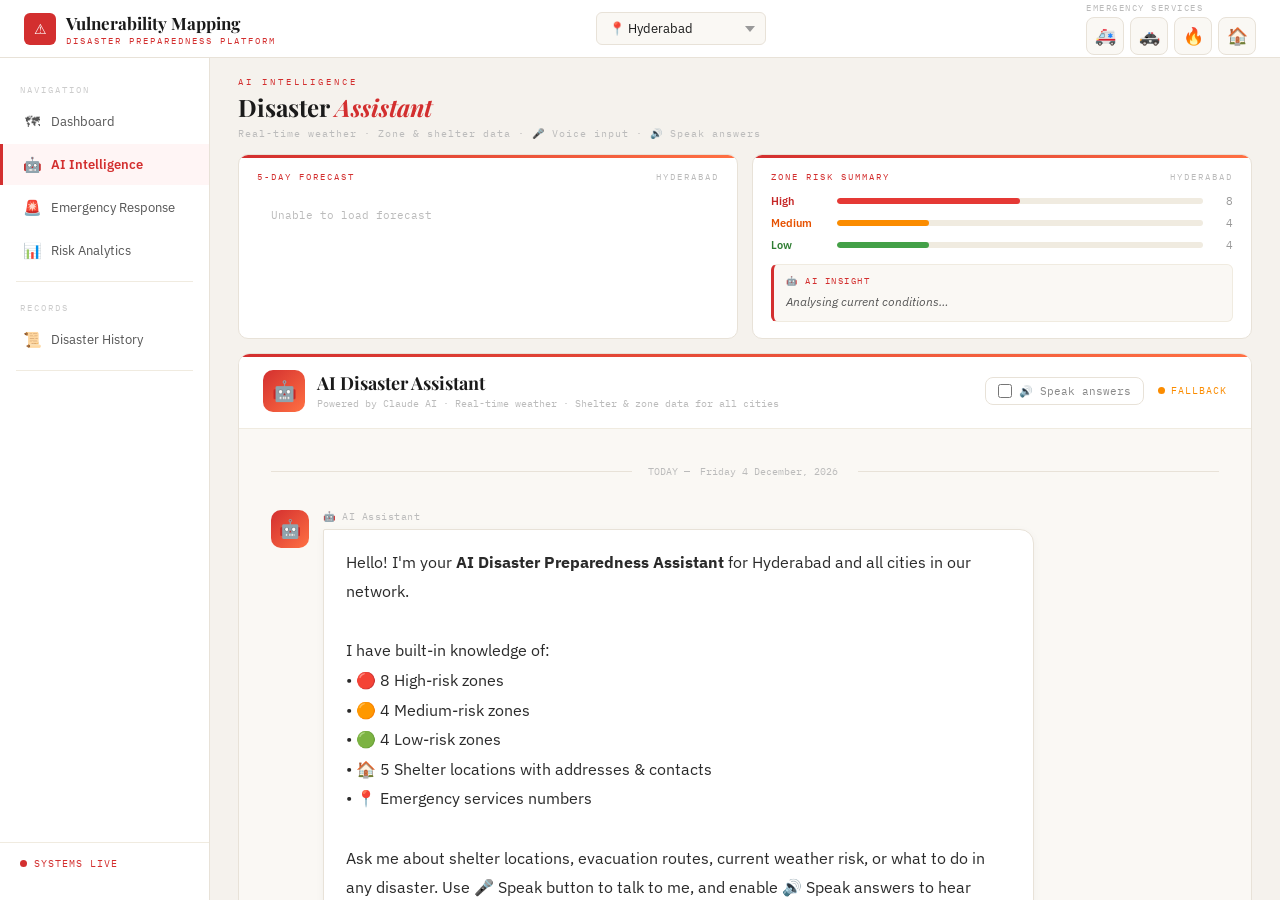
<file: ai.html>
<!DOCTYPE html>
<html lang="en">
<head>
<meta charset="UTF-8"/>
<meta name="viewport" content="width=device-width, initial-scale=1.0"/>
<title>AI Intelligence — Vulnerability Mapping</title>
<link href="https://fonts.googleapis.com/css2?family=Playfair+Display:ital,wght@0,700;1,700&family=IBM+Plex+Sans:wght@300;400;600&family=IBM+Plex+Mono:wght@400;500&display=swap" rel="stylesheet"/>
<style>
*,*::before,*::after{margin:0;padding:0;box-sizing:border-box;}
html,body{height:100%;font-family:'IBM Plex Sans',sans-serif;background:#f5f2ed;overflow:hidden;}

/* ══ TOPBAR ══ */
.topbar{display:flex;justify-content:space-between;align-items:center;background:#fff;border-bottom:1px solid #e8e2d8;padding:0 24px;height:58px;flex-shrink:0;gap:16px;position:relative;z-index:50;}
.brand{display:flex;align-items:center;gap:10px;flex-shrink:0;}
.brand-icon{width:32px;height:32px;background:#D32F2F;border-radius:6px;display:flex;align-items:center;justify-content:center;color:#fff;font-size:14px;}
.brand-name{font-family:'Playfair Display',serif;font-size:17px;font-weight:700;color:#1a1a1a;}
.brand-sub{font-family:'IBM Plex Mono',monospace;font-size:9px;letter-spacing:2px;color:#D32F2F;text-transform:uppercase;margin-top:1px;}
#citySelect{font-family:'IBM Plex Sans',sans-serif;font-size:13px;color:#1a1a1a;background:#faf8f4;border:1px solid #e8e2d8;border-radius:6px;padding:7px 32px 7px 12px;cursor:pointer;outline:none;appearance:none;background-image:url("data:image/svg+xml,%3Csvg xmlns='http://www.w3.org/2000/svg' width='10' height='6'%3E%3Cpath d='M0 0l5 6 5-6z' fill='%23999'/%3E%3C/svg%3E");background-repeat:no-repeat;background-position:right 10px center;}
#citySelect:hover{border-color:#D32F2F;}
.emergency-wrap{display:flex;flex-direction:column;}
.emergency-label{font-family:'IBM Plex Mono',monospace;font-size:9px;letter-spacing:1.5px;color:#bbb;text-transform:uppercase;margin-bottom:4px;}
.emergency{display:flex;gap:6px;align-items:center;}
.emergency button{width:38px;height:38px;border-radius:8px;border:1px solid #e8e2d8;background:#faf8f4;font-size:17px;cursor:pointer;display:flex;align-items:center;justify-content:center;transition:all .2s;}
.emergency button:hover{background:#FFF5F5;border-color:#FFCDD2;transform:translateY(-1px);}

/* ══ BODY ══ */
.body-wrap{display:flex;height:calc(100vh - 58px);overflow:hidden;}

/* ══ SIDEBAR ══ */
.sidebar{width:210px;flex-shrink:0;background:#fff;border-right:1px solid #e8e2d8;display:flex;flex-direction:column;padding:16px 0;gap:2px;overflow-y:auto;}
.sidebar-section{font-family:'IBM Plex Mono',monospace;font-size:9px;letter-spacing:2px;color:#ccc;text-transform:uppercase;padding:10px 20px 4px;}
.sidebar button{display:flex;align-items:center;gap:10px;width:100%;background:none;border:none;padding:11px 20px;font-family:'IBM Plex Sans',sans-serif;font-size:13px;color:#555;text-align:left;cursor:pointer;border-left:3px solid transparent;transition:all .18s;}
.sidebar button:hover{background:#faf8f4;color:#1a1a1a;}
.sidebar button.active{background:#FFF5F5;color:#D32F2F;border-left-color:#D32F2F;font-weight:600;}
.sidebar-icon{font-size:15px;width:18px;text-align:center;}
.sidebar-divider{height:1px;background:#f0ebe0;margin:8px 16px;}
.live-indicator{display:flex;align-items:center;gap:7px;margin-top:auto;padding:14px 20px;border-top:1px solid #f0ebe0;}
.live-dot{width:7px;height:7px;background:#D32F2F;border-radius:50%;animation:pulse 1.2s ease-in-out infinite;}
@keyframes pulse{0%,100%{opacity:1;transform:scale(1);}50%{opacity:.4;transform:scale(1.4);}}
.live-text{font-family:'IBM Plex Mono',monospace;font-size:10px;color:#D32F2F;letter-spacing:1px;}

/* ══ MAIN — SCROLLABLE ══ */
.main{flex:1;overflow-y:auto;padding:0;display:flex;flex-direction:column;}
.main::-webkit-scrollbar{width:5px;}
.main::-webkit-scrollbar-thumb{background:#e0d8d0;border-radius:4px;}

/* Top info strip */
.info-strip{padding:18px 28px 0;flex-shrink:0;}
.page-header-label{font-family:'IBM Plex Mono',monospace;font-size:9px;letter-spacing:3px;color:#D32F2F;text-transform:uppercase;margin-bottom:4px;}
.page-title{font-family:'Playfair Display',serif;font-size:24px;font-weight:700;color:#1a1a1a;}
.page-title em{color:#D32F2F;font-style:italic;}
.page-sub{font-family:'IBM Plex Mono',monospace;font-size:10px;color:#bbb;margin-top:4px;letter-spacing:1px;}

/* Cards */
.cards-row{display:grid;grid-template-columns:1fr 1fr;gap:14px;padding:14px 28px;flex-shrink:0;}
.card{background:#fff;border:1px solid #e8e2d8;border-radius:10px;padding:16px 18px;position:relative;overflow:hidden;}
.card::before{content:'';position:absolute;top:0;left:0;right:0;height:3px;background:linear-gradient(90deg,#D32F2F,#FF7043);}
.card-label{font-family:'IBM Plex Mono',monospace;font-size:9px;letter-spacing:2px;color:#D32F2F;text-transform:uppercase;margin-bottom:12px;display:flex;justify-content:space-between;align-items:center;}
.card-label span{color:#bbb;}
.forecast-days{display:flex;}
.forecast-day{flex:1;text-align:center;padding:8px 3px;border-right:1px solid #f0ebe0;transition:background .2s;}
.forecast-day:last-child{border-right:none;}
.forecast-day:hover{background:#faf8f4;}
.forecast-day.today{background:#FFF5F5;}
.fd-name{font-family:'IBM Plex Mono',monospace;font-size:9px;color:#bbb;letter-spacing:1px;text-transform:uppercase;margin-bottom:4px;}
.fd-icon{font-size:18px;margin-bottom:4px;}
.fd-temp{font-family:'Playfair Display',serif;font-size:15px;font-weight:700;color:#1a1a1a;margin-bottom:2px;}
.fd-cond{font-size:9px;color:#aaa;font-family:'IBM Plex Mono',monospace;margin-bottom:2px;white-space:nowrap;overflow:hidden;text-overflow:ellipsis;}
.fd-rain{font-size:9px;color:#bbb;}
.forecast-day.today .fd-name,.forecast-day.today .fd-temp{color:#D32F2F;}
.risk-rows{display:flex;flex-direction:column;gap:8px;margin-bottom:12px;}
.risk-row-item{display:flex;align-items:center;gap:10px;}
.risk-row-name{font-size:11px;font-weight:600;width:56px;color:#555;}
.risk-bar-bg{flex:1;height:6px;background:#f0ebe0;border-radius:4px;overflow:hidden;}
.risk-bar-fill{height:100%;border-radius:4px;width:0%;transition:width 1.2s cubic-bezier(.4,0,.2,1);}
.risk-row-count{font-family:'IBM Plex Mono',monospace;font-size:11px;color:#999;width:20px;text-align:right;}
.ai-insight{background:#faf8f4;border:1px solid #f0ebe0;border-left:3px solid #D32F2F;border-radius:6px;padding:9px 12px;font-size:12px;color:#555;line-height:1.6;font-style:italic;}
.ai-insight-label{font-family:'IBM Plex Mono',monospace;font-size:9px;letter-spacing:1.5px;color:#D32F2F;text-transform:uppercase;margin-bottom:4px;font-style:normal;display:block;}
.skeleton{background:linear-gradient(90deg,#f0ebe0 25%,#e8e2d8 50%,#f0ebe0 75%);background-size:200% 100%;animation:shimmer 1.5s infinite;border-radius:4px;}
@keyframes shimmer{0%{background-position:200% 0;}100%{background-position:-200% 0;}}
.skel-row{height:11px;margin-bottom:7px;}

/* ══ CHAT — FULL WIDTH, BIG ══ */
.chat-wrap{padding:0 28px 28px;display:flex;flex-direction:column;gap:0;flex:1;}

.chat-section{
  background:#fff;
  border:1px solid #e8e2d8;
  border-radius:12px;
  overflow:hidden;
  display:flex;
  flex-direction:column;
  min-height:700px;  /* BIG */
}
.chat-section::before{content:'';position:absolute;top:0;left:0;right:0;height:3px;background:linear-gradient(90deg,#D32F2F,#FF7043);}

.chat-header{
  padding:16px 24px;
  border-bottom:1px solid #f0ebe0;
  display:flex;align-items:center;justify-content:space-between;
  flex-shrink:0;
  background:#fff;
  position:relative;
}
.chat-header::before{content:'';position:absolute;top:0;left:0;right:0;height:3px;background:linear-gradient(90deg,#D32F2F,#FF7043);}
.chat-header-left{display:flex;align-items:center;gap:12px;}
.chat-avatar{width:42px;height:42px;background:linear-gradient(135deg,#D32F2F,#FF7043);border-radius:10px;display:flex;align-items:center;justify-content:center;font-size:20px;flex-shrink:0;}
.chat-header-title{font-family:'Playfair Display',serif;font-size:18px;font-weight:700;color:#1a1a1a;}
.chat-header-sub{font-family:'IBM Plex Mono',monospace;font-size:10px;color:#bbb;margin-top:2px;}
.chat-header-right{display:flex;align-items:center;gap:14px;}
.chat-status{display:flex;align-items:center;gap:6px;font-family:'IBM Plex Mono',monospace;font-size:10px;letter-spacing:1px;}
.chat-status.online{color:#43A047;}.chat-status.offline{color:#FB8C00;}.chat-status.checking{color:#bbb;}
.status-dot{width:7px;height:7px;border-radius:50%;}
.status-dot.online{background:#43A047;animation:pulse 1.4s infinite;}.status-dot.offline{background:#FB8C00;}.status-dot.checking{background:#ddd;}
.speak-toggle{display:flex;align-items:center;gap:7px;font-family:'IBM Plex Mono',monospace;font-size:11px;color:#888;cursor:pointer;user-select:none;padding:6px 12px;border:1px solid #e8e2d8;border-radius:8px;transition:all .2s;}
.speak-toggle:hover{border-color:#D32F2F;color:#D32F2F;}
.speak-toggle input{accent-color:#D32F2F;width:14px;height:14px;cursor:pointer;}

/* ══ MESSAGES — TALL, SCROLLABLE ══ */
.chat-messages{
  flex:1;
  overflow-y:auto;
  padding:28px 32px;
  display:flex;
  flex-direction:column;
  gap:24px;
  background:#faf8f4;
  min-height:500px;
}
.chat-messages::-webkit-scrollbar{width:5px;}
.chat-messages::-webkit-scrollbar-thumb{background:#e0d8d0;border-radius:4px;}

/* DATE divider */
.date-divider{display:flex;align-items:center;gap:12px;margin:8px 0;}
.date-divider::before,.date-divider::after{content:'';flex:1;height:1px;background:#e8e2d8;}
.date-divider span{font-family:'IBM Plex Mono',monospace;font-size:10px;color:#bbb;white-space:nowrap;padding:0 4px;}

/* Messages */
.msg{display:flex;gap:14px;align-items:flex-start;opacity:0;animation:msgIn .3s ease forwards;}
@keyframes msgIn{from{opacity:0;transform:translateY(10px);}to{opacity:1;transform:translateY(0);}}
.msg.user{flex-direction:row-reverse;}
.msg-avatar{width:38px;height:38px;border-radius:10px;flex-shrink:0;display:flex;align-items:center;justify-content:center;font-size:18px;}
.msg.ai   .msg-avatar{background:linear-gradient(135deg,#D32F2F,#FF7043);}
.msg.user .msg-avatar{background:#1a1a1a;font-size:12px;font-family:'IBM Plex Mono',monospace;color:#fff;font-weight:600;}
.msg-body{max-width:75%;}
.msg-name{font-family:'IBM Plex Mono',monospace;font-size:10px;color:#bbb;margin-bottom:6px;letter-spacing:.5px;}
.msg.user .msg-name{text-align:right;}

/* BIG bubbles */
.msg-bubble{
  padding:18px 22px;
  border-radius:14px;
  font-size:16px;
  line-height:1.85;
  color:#2a2a2a;
  word-break:break-word;
}
.msg.ai   .msg-bubble{background:#fff;border:1px solid #e8e2d8;border-radius:2px 14px 14px 14px;box-shadow:0 2px 8px rgba(0,0,0,.04);}
.msg.user .msg-bubble{background:#D32F2F;color:#fff;border-radius:14px 2px 14px 14px;box-shadow:0 2px 8px rgba(211,47,47,.25);}

.msg-footer{display:flex;align-items:center;gap:10px;margin-top:8px;}
.msg.user .msg-footer{justify-content:flex-end;}
.msg-time{font-family:'IBM Plex Mono',monospace;font-size:11px;color:#bbb;}
.speak-msg-btn{background:none;border:1px solid #e8e2d8;border-radius:6px;padding:3px 10px;font-size:11px;cursor:pointer;color:#888;transition:all .2s;display:flex;align-items:center;gap:4px;}
.speak-msg-btn:hover{background:#FFF5F5;border-color:#FFCDD2;color:#D32F2F;}
.speak-msg-btn.speaking{background:#FFF5F5;border-color:#D32F2F;color:#D32F2F;}

/* Typing dots */
.typing-dots{display:flex;gap:5px;padding:18px 22px;background:#fff;border:1px solid #e8e2d8;border-radius:2px 14px 14px 14px;box-shadow:0 2px 8px rgba(0,0,0,.04);}
.typing-dot{width:8px;height:8px;background:#D32F2F;border-radius:50%;opacity:.4;animation:typeBounce .9s ease-in-out infinite;}
.typing-dot:nth-child(2){animation-delay:.15s;}.typing-dot:nth-child(3){animation-delay:.3s;}
@keyframes typeBounce{0%,60%,100%{opacity:.4;transform:translateY(0);}30%{opacity:1;transform:translateY(-5px);}}

.cursor{display:inline-block;width:2px;height:16px;background:#D32F2F;margin-left:2px;vertical-align:middle;animation:blink .7s step-end infinite;}
@keyframes blink{0%,100%{opacity:1;}50%{opacity:0;}}

/* ══ INPUT AREA — BIG ══ */
.chat-input-area{
  padding:18px 24px;
  border-top:1px solid #f0ebe0;
  background:#fff;
  flex-shrink:0;
}
.backend-bar{display:flex;align-items:center;justify-content:space-between;margin-bottom:12px;padding:8px 14px;border-radius:8px;font-family:'IBM Plex Mono',monospace;font-size:11px;transition:all .3s;}
.backend-bar.online{background:#E8F5E9;color:#2E7D32;}.backend-bar.offline{background:#FFF8E1;color:#E65100;}.backend-bar.checking{background:#f5f2ed;color:#bbb;}
.backend-bar-left{display:flex;align-items:center;gap:7px;}
.backend-dot{width:7px;height:7px;border-radius:50%;}
.backend-bar.online .backend-dot{background:#43A047;}.backend-bar.offline .backend-dot{background:#FB8C00;}.backend-bar.checking .backend-dot{background:#ccc;}
.retry-btn{font-size:10px;font-family:'IBM Plex Mono',monospace;background:none;border:1px solid currentColor;border-radius:4px;padding:3px 9px;cursor:pointer;opacity:.7;transition:opacity .2s;}
.retry-btn:hover{opacity:1;}

.input-row{display:flex;gap:12px;align-items:flex-end;}
#userQuestion{
  flex:1;padding:16px 18px;
  border:2px solid #e8e2d8;border-radius:12px;
  font-family:'IBM Plex Sans',sans-serif;font-size:16px;
  outline:none;background:#faf8f4;color:#1a1a1a;
  transition:border-color .2s;resize:none;
  min-height:56px;max-height:160px;line-height:1.6;
  overflow-y:auto;
}
#userQuestion:focus{border-color:#D32F2F;background:#fff;box-shadow:0 0 0 3px rgba(211,47,47,.08);}
#userQuestion::placeholder{color:#c0b8b0;font-size:15px;}

.btn-col{display:flex;flex-direction:column;gap:8px;}
.send-btn{
  padding:14px 26px;background:#D32F2F;color:#fff;
  border:none;border-radius:12px;
  font-family:'IBM Plex Sans',sans-serif;font-size:15px;font-weight:600;
  cursor:pointer;transition:all .2s;display:flex;align-items:center;gap:8px;white-space:nowrap;
}
.send-btn:hover{background:#B71C1C;transform:translateY(-1px);box-shadow:0 4px 12px rgba(211,47,47,.3);}
.send-btn:disabled{background:#e0d8d0;cursor:not-allowed;transform:none;box-shadow:none;}
.mic-btn{
  padding:14px 18px;background:#faf8f4;
  border:2px solid #e8e2d8;border-radius:12px;
  font-size:20px;cursor:pointer;
  display:flex;align-items:center;justify-content:center;gap:8px;
  transition:all .2s;font-family:'IBM Plex Mono',monospace;font-size:13px;
  white-space:nowrap;
}
.mic-btn:hover{background:#FFF5F5;border-color:#FFCDD2;}
.mic-btn.listening{background:#FFF5F5;border-color:#D32F2F;color:#D32F2F;animation:micPulse .8s infinite;}
@keyframes micPulse{0%,100%{box-shadow:0 0 0 0 rgba(211,47,47,.3);}50%{box-shadow:0 0 0 8px rgba(211,47,47,0);}}
.input-hints{display:flex;align-items:center;gap:16px;margin-top:10px;flex-wrap:wrap;}
.hint{font-family:'IBM Plex Mono',monospace;font-size:10px;color:#bbb;}
.hint kbd{background:#f0ebe0;border:1px solid #ddd;border-radius:3px;padding:1px 6px;font-size:9px;}
#micStatus{font-family:'IBM Plex Mono',monospace;font-size:11px;color:#D32F2F;}

/* ══ SUGGESTIONS ══ */
.suggestions-wrap{padding:0 28px 28px;flex-shrink:0;}
.suggestions-label{font-family:'IBM Plex Mono',monospace;font-size:9px;letter-spacing:2px;color:#bbb;text-transform:uppercase;margin-bottom:10px;}
.chips{display:flex;flex-wrap:wrap;gap:8px;}
.chip{font-family:'IBM Plex Sans',sans-serif;font-size:13px;font-weight:500;padding:8px 16px;border-radius:24px;border:1px solid #e8e2d8;background:#fff;color:#555;cursor:pointer;transition:all .2s;}
.chip:hover{background:#FFF5F5;border-color:#FFCDD2;color:#D32F2F;transform:translateY(-1px);}

/* ══ MODAL ══ */
.modal-backdrop{position:fixed;inset:0;background:rgba(26,26,26,.4);backdrop-filter:blur(3px);z-index:2000;display:none;align-items:center;justify-content:center;}
.modal-backdrop.open{display:flex;}
.modal{background:#fff;border-radius:14px;padding:30px;min-width:340px;box-shadow:0 24px 60px rgba(0,0,0,.18);animation:popIn .25s ease;}
@keyframes popIn{from{transform:scale(.92);opacity:0;}to{transform:scale(1);opacity:1;}}
.modal-icon{font-size:2.8rem;margin-bottom:12px;text-align:center;}
.modal-title{font-family:'Playfair Display',serif;font-size:24px;color:#1a1a1a;text-align:center;margin-bottom:4px;}
.modal-sub{font-size:13px;color:#888;text-align:center;margin-bottom:20px;font-family:'IBM Plex Mono',monospace;}
.modal-number{display:flex;align-items:center;justify-content:center;background:#faf8f4;border:1px solid #e8e2d8;border-radius:10px;padding:16px 20px;font-family:'IBM Plex Mono',monospace;font-size:2rem;font-weight:500;color:#1a1a1a;margin-bottom:18px;letter-spacing:3px;}
.modal-call-btn{width:100%;background:#D32F2F;color:#fff;border:none;border-radius:10px;padding:14px;font-family:'IBM Plex Sans',sans-serif;font-size:15px;font-weight:600;cursor:pointer;}
.modal-call-btn:hover{background:#B71C1C;}
.modal-close{width:100%;background:none;border:1px solid #e8e2d8;border-radius:10px;padding:11px;font-family:'IBM Plex Sans',sans-serif;font-size:14px;color:#888;cursor:pointer;margin-top:10px;}
.modal-close:hover{border-color:#ccc;color:#555;}
</style>
</head>
<body>

<!-- TOPBAR -->
<div class="topbar">
  <div class="brand">
    <div class="brand-icon">⚠</div>
    <div>
      <div class="brand-name">Vulnerability Mapping</div>
      <div class="brand-sub">Disaster Preparedness Platform</div>
    </div>
  </div>
  <select id="citySelect" onchange="onCityChange()">
    <option value="hyderabad">📍 Hyderabad</option>
    <option value="delhi">📍 Delhi</option>
    <option value="mumbai">📍 Mumbai</option>
    <option value="chennai">📍 Chennai</option>
    <option value="jammu">📍 Jammu &amp; Kashmir</option>
  </select>
  <div class="emergency-wrap">
    <div class="emergency-label">Emergency Services</div>
    <div class="emergency">
      <button onclick="openModal('ambulance')" title="Ambulance">🚑</button>
      <button onclick="openModal('police')"    title="Police">🚓</button>
      <button onclick="openModal('fire')"      title="Fire Brigade">🔥</button>
      <button onclick="openModal('shelter')"   title="Nearest Shelter">🏠</button>
    </div>
  </div>
</div>

<!-- BODY -->
<div class="body-wrap">

  <!-- SIDEBAR -->
  <div class="sidebar">
    <div class="sidebar-section">Navigation</div>
    <button onclick="window.location.href='index.html'"><span class="sidebar-icon">🗺</span> Dashboard</button>
    <button class="active"><span class="sidebar-icon">🤖</span> AI Intelligence</button>
    <button onclick="window.location.href='emergency.html'"><span class="sidebar-icon">🚨</span> Emergency Response</button>
    <button onclick="window.location.href='analytics.html'"><span class="sidebar-icon">📊</span> Risk Analytics</button>
    <div class="sidebar-divider"></div>
    <div class="sidebar-section">Records</div>
    <button onclick="window.location.href='history.html'"><span class="sidebar-icon">📜</span> Disaster History</button>
   
    <div class="sidebar-divider"></div>
    <div class="live-indicator">
      <div class="live-dot"></div>
      <span class="live-text">SYSTEMS LIVE</span>
    </div>
  </div>

  <!-- MAIN — fully scrollable -->
  <div class="main" id="mainScroll">

    <!-- Header -->
    <div class="info-strip">
      <div class="page-header-label">AI Intelligence</div>
      <div class="page-title">Disaster <em>Assistant</em></div>
      <div class="page-sub">Real-time weather · Zone &amp; shelter data · 🎤 Voice input · 🔊 Speak answers</div>
    </div>

    <!-- Cards -->
    <div class="cards-row">
      <div class="card">
        <div class="card-label">5-Day Forecast <span id="forecastCity">HYDERABAD</span></div>
        <div class="forecast-days" id="forecastDays">
          <div style="flex:1;padding:10px 6px;">
            <div class="skeleton skel-row" style="width:65%;margin:0 auto 8px;"></div>
            <div class="skeleton skel-row" style="width:36%;height:16px;margin:0 auto 8px;"></div>
            <div class="skeleton skel-row" style="width:55%;margin:0 auto;"></div>
          </div>
        </div>
      </div>
      <div class="card">
        <div class="card-label">Zone Risk Summary <span id="riskCity">HYDERABAD</span></div>
        <div class="risk-rows">
          <div class="risk-row-item"><span class="risk-row-name" style="color:#C62828;">High</span><div class="risk-bar-bg"><div class="risk-bar-fill" id="barHigh" style="background:#E53935;"></div></div><span class="risk-row-count" id="cntHigh">—</span></div>
          <div class="risk-row-item"><span class="risk-row-name" style="color:#E65100;">Medium</span><div class="risk-bar-bg"><div class="risk-bar-fill" id="barMed" style="background:#FB8C00;"></div></div><span class="risk-row-count" id="cntMed">—</span></div>
          <div class="risk-row-item"><span class="risk-row-name" style="color:#2E7D32;">Low</span><div class="risk-bar-bg"><div class="risk-bar-fill" id="barLow" style="background:#43A047;"></div></div><span class="risk-row-count" id="cntLow">—</span></div>
        </div>
        <div class="ai-insight"><span class="ai-insight-label">🤖 AI Insight</span><span id="aiInsight">Analysing current conditions…</span></div>
      </div>
    </div>

    <!-- BIG CHAT -->
    <div class="chat-wrap">
      <div class="chat-section">

        <!-- Chat header -->
        <div class="chat-header">
          <div class="chat-header-left">
            <div class="chat-avatar">🤖</div>
            <div>
              <div class="chat-header-title">AI Disaster Assistant</div>
              <div class="chat-header-sub">Powered by Claude AI · Real-time weather · Shelter &amp; zone data for all cities</div>
            </div>
          </div>
          <div class="chat-header-right">
            <label class="speak-toggle" title="Auto-speak every AI reply">
              <input type="checkbox" id="autoSpeak" onchange="autoSpeakEnabled=this.checked"/>
              🔊 Speak answers
            </label>
            <div class="chat-status checking" id="chatStatus">
              <div class="status-dot checking" id="statusDot"></div>
              <span id="statusText">Connecting…</span>
            </div>
          </div>
        </div>

        <!-- Messages -->
        <div class="chat-messages" id="chatMessages">
          <div class="date-divider"><span>TODAY — <span id="todayDate"></span></span></div>
        </div>

        <!-- Input -->
        <div class="chat-input-area">
          <div class="backend-bar checking" id="backendBar">
            <div class="backend-bar-left"><div class="backend-dot"></div><span id="backendMsg">Checking server connection…</span></div>
            <button class="retry-btn" onclick="checkBackend()">Retry</button>
          </div>
          <div class="input-row">
            <textarea id="userQuestion" rows="2"
              placeholder="Type your question here, or paste text, or use the 🎤 mic to speak…"
              onkeydown="handleKey(event)"></textarea>
            <div class="btn-col">
              <button class="send-btn" id="sendBtn" onclick="sendMessage()">Send &#x2192;</button>
              <button class="mic-btn" id="micBtn" onclick="toggleMic()">🎤 Speak</button>
            </div>
          </div>
          <div class="input-hints">
            <span class="hint"><kbd>Enter</kbd> send &nbsp;·&nbsp; <kbd>Shift+Enter</kbd> new line &nbsp;·&nbsp; <kbd>Ctrl+V</kbd> paste</span>
            <span id="micStatus"></span>
          </div>
        </div>

      </div>
    </div>

    <!-- Suggestions -->
    <div class="suggestions-wrap">
      <div class="suggestions-label">Suggested Questions — click to ask</div>
      <div class="chips">
        <div class="chip" onclick="askChip(this)">Is it safe to go outside today?</div>
        <div class="chip" onclick="askChip(this)">What is the flood risk this week?</div>
        <div class="chip" onclick="askChip(this)">Where is the nearest shelter?</div>
        <div class="chip" onclick="askChip(this)">List all shelters in this city</div>
        <div class="chip" onclick="askChip(this)">Any active emergencies nearby?</div>
        <div class="chip" onclick="askChip(this)">Heat advisory details?</div>
        <div class="chip" onclick="askChip(this)">Evacuation route for high-risk zones?</div>
        <div class="chip" onclick="askChip(this)">Which areas have highest disaster risk?</div>
        <div class="chip" onclick="askChip(this)">Nearest hospital in emergency?</div>
        <div class="chip" onclick="askChip(this)">Show all high-risk zones</div>
        <div class="chip" onclick="askChip(this)">What should I do during a flood?</div>
        <div class="chip" onclick="askChip(this)">Emergency contacts list</div>
      </div>
    </div>

  </div><!-- /main -->
</div><!-- /body-wrap -->

<!-- MODAL -->
<div class="modal-backdrop" id="modalBackdrop" onclick="closeModal(event)">
  <div class="modal">
    <div class="modal-icon" id="modalIcon">🚑</div>
    <div class="modal-title" id="modalTitle">Ambulance</div>
    <div class="modal-sub" id="modalSub">National Emergency Helpline</div>
    <div class="modal-number" id="modalNumber">108</div>
    <button class="modal-call-btn" onclick="callNumber()">📞 Call Now</button>
    <button class="modal-close" onclick="document.getElementById('modalBackdrop').classList.remove('open')">Cancel</button>
  </div>
</div>

<script>
/* ════════════════════════════════
   CITY DATA — shelters + zones
════════════════════════════════ */
const CITY_DATA = {
  hyderabad: {
    lat:17.385, lon:78.4867, name:'Hyderabad',
    zones: {
      high: ['Dharavi Colony (Malakpet)','Nallakunta Slums','Musheerabad','Bholakpur','Toli Chowki Nala Belt','Uppuguda','Chandrayangutta Low-lying Areas','Amberpet Nala Zone'],
      medium: ['Santoshnagar','Dilsukhnagar Periphery','Barkas','Uppal Kalan'],
      low: ['Secunderabad North','Madhapur','Gachibowli','Jubilee Hills'],
    },
    shelters: [
      {name:'GHMC Relief Centre — LB Nagar', address:'Near LB Nagar Circle, Hyderabad', capacity:'500 persons', contact:'040-21111111'},
      {name:'Municipal School Shelter — Malakpet', address:'Malakpet MCD School, Hyderabad', capacity:'300 persons', contact:'040-21222222'},
      {name:'GHMC Shelter — Musheerabad', address:'Musheerabad Community Hall', capacity:'400 persons', contact:'040-21333333'},
      {name:'Red Cross Centre — Nampally', address:'Red Cross Bhavan, Nampally', capacity:'600 persons', contact:'040-24731955'},
      {name:'SDRF Camp — Uppal', address:'Uppal Stadium Grounds', capacity:'800 persons', contact:'040-23456789'},
    ],
    emergency: {ambulance:'108', police:'100', fire:'101', ndma:'1078', ghmc:'040-21111111'}
  },
  delhi: {
    lat:28.6139, lon:77.209, name:'Delhi',
    zones: {
      high: ['Yamuna Khadar Slums','Seemapuri','Trilokpuri','Kalyanpuri','Mustafabad','Seelampur','Bhalswa Jahangirpuri','Savda Ghevra'],
      medium: ['Shahdara East','Gokulpuri','Nand Nagri','Laxmi Nagar Periphery'],
      low: ['Dwarka','Rohini Sector 1','Saket','Vasant Kunj'],
    },
    shelters: [
      {name:'Delhi Govt Night Shelter — Yamuna Bank', address:'Yamuna Bank Metro Station Area', capacity:'700 persons', contact:'011-23392200'},
      {name:'DUSIB Shelter — Seemapuri', address:'Seemapuri Ring Road, Delhi', capacity:'500 persons', contact:'011-22004488'},
      {name:'MCD Relief Camp — Trilokpuri', address:'Block 20, Trilokpuri, Delhi', capacity:'450 persons', contact:'011-23416969'},
      {name:'Red Cross Shelter — ITO', address:'Red Cross Bhavan, ITO', capacity:'800 persons', contact:'011-23711551'},
      {name:'Civil Defence Camp — Shahdara', address:'Shahdara District HQ', capacity:'600 persons', contact:'011-22323040'},
    ],
    emergency: {ambulance:'108', police:'100', fire:'101', ndma:'1078', ddma:'011-23392200'}
  },
  mumbai: {
    lat:19.076, lon:72.8777, name:'Mumbai',
    zones: {
      high: ['Dharavi Slum','Kurla East Low-lying','Govandi','Mankhurd','Malvani (Malad)','Deonar','Shivajinagar (Govandi)','Ambujwadi (Malad)'],
      medium: ['Bhandup West Nala','Vikhroli East','Chembur Periphery','Jogeshwari East'],
      low: ['Bandra West','Andheri West','Powai','Kandivali West'],
    },
    shelters: [
      {name:'BMC Shelter — Dharavi', address:'Near Dharavi Main Road, Sion', capacity:'1000 persons', contact:'022-24132222'},
      {name:'MCGM Relief Centre — Kurla', address:'Kurla Municipal School', capacity:'600 persons', contact:'022-25018000'},
      {name:'Red Cross Mumbai — Matunga', address:'Red Cross Bhavan, Matunga', capacity:'700 persons', contact:'022-24014390'},
      {name:'NDRF Base — Colaba', address:'Colaba Causeway Area', capacity:'Ready to deploy', contact:'022-22846740'},
      {name:'Cyclone Shelter — Malvani', address:'Malvani Municipal Ground, Malad', capacity:'900 persons', contact:'022-28814000'},
    ],
    emergency: {ambulance:'108', police:'100', fire:'101', ndma:'1078', bmc:'1916'}
  },
  chennai: {
    lat:13.0827, lon:80.2707, name:'Chennai',
    zones: {
      high: ['Buckingham Canal Belt','Vyasarpadi','Kolathur Low-lying','Tiruvottiyur'],
      medium: ['Ambattur Industrial','Manali North','Madhavaram','Perambur Periphery','Kodambakkam Nala','Tondiarpet East','Royapuram Coastal','Thiruvanmiyur'],
      low: ['Anna Nagar','Adyar','Velachery','Nungambakkam'],
    },
    shelters: [
      {name:'GCC Shelter — Vyasarpadi', address:'Vyasarpadi School Grounds', capacity:'600 persons', contact:'044-25384510'},
      {name:'Corporation Shelter — Kolathur', address:'Kolathur Municipal Market', capacity:'500 persons', contact:'044-25382222'},
      {name:'Red Cross Centre — Egmore', address:'Red Cross Bhavan, Egmore', capacity:'700 persons', contact:'044-28191616'},
      {name:'SDRF Camp — Tiruvottiyur', address:'Tiruvottiyur Beach Road', capacity:'800 persons', contact:'044-25342000'},
      {name:'Cyclone Centre — Marina Beach', address:'Marina Beach Grounds', capacity:'2000 persons', contact:'044-28543300'},
    ],
    emergency: {ambulance:'108', police:'100', fire:'101', ndma:'1078', gcc:'1913'}
  },
  jammu: {
    lat:32.7266, lon:74.857, name:'Jammu & Kashmir',
    zones: {
      high: ['Tawi Riverbank Settlements','Talab Tillo','Rajpura Slum','Gole Gujral','Gangyal Industrial Slums','Rehari Colony Flood Zone','Barnai Nullah Area','Old Jammu Walled City'],
      medium: ['Bantalab','Sidhra','Channi Himmat','Parade Ground Area'],
      low: ['Trikuta Nagar','Gandhi Nagar','Bakshi Nagar','Shastri Nagar'],
    },
    shelters: [
      {name:'JMC Relief Camp — Talab Tillo', address:'Talab Tillo Ground, Jammu', capacity:'500 persons', contact:'0191-2542424'},
      {name:'Govt Shelter — Rehari Colony', address:'Rehari Colony Panchayat Ghar', capacity:'300 persons', contact:'0191-2532100'},
      {name:'SDRF Centre — Gandhi Nagar', address:'SDRF HQ Gandhi Nagar, Jammu', capacity:'600 persons', contact:'0191-2520044'},
      {name:'Red Cross Shelter — Jammu', address:'Red Cross Bhavan, Residency Road', capacity:'400 persons', contact:'0191-2543277'},
      {name:'Flood Relief Camp — Gangyal', address:'Gangyal Industrial Area Ground', capacity:'700 persons', contact:'0191-2500100'},
    ],
    emergency: {ambulance:'108', police:'100', fire:'101', ndma:'1078', jmc:'0191-2542424'}
  }
};

/* ════════════════════════════════
   CONFIG
════════════════════════════════ */
const BACKEND = 'http://localhost:8000';
let currentCity   = 'hyderabad';
let backendOnline = false;
let isStreaming   = false;
let forecastCache = {};
let recognition   = null;
let autoSpeakEnabled = false;
let currentUtterance = null;

/* ════════════════════════════════
   INIT
════════════════════════════════ */
window.addEventListener('DOMContentLoaded', () => {
  const saved = localStorage.getItem('selectedCity');
  if(saved && CITY_DATA[saved]){ currentCity=saved; document.getElementById('citySelect').value=saved; }
  document.getElementById('todayDate').textContent = new Date().toLocaleDateString('en-IN',{weekday:'long',day:'numeric',month:'long',year:'numeric'});
  window.speechSynthesis.onvoiceschanged = ()=>{};
  const ta = document.getElementById('userQuestion');
  ta.addEventListener('input',()=>{ ta.style.height='auto'; ta.style.height=Math.min(ta.scrollHeight,160)+'px'; });
  checkBackend();
  loadForecast(currentCity);
  loadRiskSummary(currentCity);
  addWelcomeMessage();
});

/* ════════════════════════════════
   SPEECH SYNTHESIS
════════════════════════════════ */
function speakText(text, btn){
  if(!('speechSynthesis' in window)) return;
  window.speechSynthesis.cancel();
  if(currentUtterance && btn){ btn.classList.remove('speaking'); btn.textContent='🔊 Speak'; currentUtterance=null; return; }
  const clean = text.replace(/<[^>]+>/g,' ').replace(/\*\*/g,'').replace(/•/g,'').replace(/\n/g,'. ').replace(/\s+/g,' ').trim();
  const u = new SpeechSynthesisUtterance(clean);
  u.lang='en-IN'; u.rate=0.88; u.pitch=1.05; u.volume=1;
  const v=window.speechSynthesis.getVoices();
  const pv=v.find(x=>x.lang==='en-IN')||v.find(x=>x.lang.startsWith('en'))||v[0];
  if(pv) u.voice=pv;
  u.onstart=()=>{ currentUtterance=u; if(btn){btn.classList.add('speaking');btn.innerHTML='⏹ Stop';} };
  u.onend=u.onerror=()=>{ currentUtterance=null; if(btn){btn.classList.remove('speaking');btn.innerHTML='🔊 Speak';} };
  window.speechSynthesis.speak(u);
}

/* ════════════════════════════════
   BACKEND
════════════════════════════════ */
async function checkBackend(){
  setBS('checking','Checking server connection…');
  try{
    const r=await fetch(`${BACKEND}/api/stats`,{signal:AbortSignal.timeout(3000)});
    if(r.ok){backendOnline=true;setBS('online','Backend connected · Claude AI ready');setSt('online','ONLINE');}
    else throw new Error();
  }catch{ backendOnline=false;setBS('offline','Backend offline · Smart fallback active — run: uvicorn server:app --reload --port 8000');setSt('offline','FALLBACK');}
}
function setBS(s,m){const b=document.getElementById('backendBar');b.className='backend-bar '+s;document.getElementById('backendMsg').textContent=m;}
function setSt(s,t){const e=document.getElementById('chatStatus'),d=document.getElementById('statusDot'),x=document.getElementById('statusText');e.className='chat-status '+s;d.className='status-dot '+s;x.textContent=t;}

/* ════════════════════════════════
   CITY CHANGE
════════════════════════════════ */
function onCityChange(){
  currentCity=document.getElementById('citySelect').value;
  localStorage.setItem('selectedCity',currentCity);
  const cn=CITY_DATA[currentCity].name.toUpperCase();
  document.getElementById('forecastCity').textContent=cn;
  document.getElementById('riskCity').textContent=cn;
  forecastCache={};
  loadForecast(currentCity); loadRiskSummary(currentCity);
  const city=CITY_DATA[currentCity].name;
  addMsg('ai',`Switched to **${city}**. I now have zone risk data, shelter locations, and live weather for this city. Ask me anything!`);
}

/* ════════════════════════════════
   FORECAST
════════════════════════════════ */
function wcIcon(c){if(c===0)return'☀️';if(c<=2)return'⛅';if(c<=3)return'☁️';if(c<=48)return'🌫️';if(c<=67)return'🌧️';if(c<=77)return'❄️';if(c<=82)return'🌦️';if(c<=99)return'⛈️';return'🌤️';}
function wcLabel(c){if(c===0)return'Clear';if(c<=2)return'P.Cloudy';if(c<=3)return'Overcast';if(c<=48)return'Foggy';if(c<=57)return'Drizzle';if(c<=67)return'Rainy';if(c<=77)return'Snowy';if(c<=82)return'Showers';if(c<=99)return'Storm';return'Cloudy';}

async function loadForecast(city){
  const{lat,lon}=CITY_DATA[city];
  showForecastSkeleton();
  try{
    const d=await(await fetch(`https://api.open-meteo.com/v1/forecast?latitude=${lat}&longitude=${lon}&daily=weathercode,temperature_2m_max,temperature_2m_min,precipitation_probability_max&timezone=Asia%2FKolkata&forecast_days=5`)).json();
    forecastCache[city]=d; renderForecast(d);
  }catch{document.getElementById('forecastDays').innerHTML='<div style="padding:14px;font-size:11px;color:#bbb;font-family:IBM Plex Mono,monospace;">Unable to load forecast</div>';}
}
function showForecastSkeleton(){
  let h='';
  for(let i=0;i<5;i++)h+=`<div style="flex:1;padding:8px 3px;border-right:1px solid #f0ebe0${i===4?';border:none':''};">
    <div class="skeleton skel-row" style="width:65%;margin:0 auto 7px;"></div>
    <div class="skeleton skel-row" style="width:35%;height:14px;margin:0 auto 7px;"></div>
    <div class="skeleton skel-row" style="width:55%;margin:0 auto;"></div></div>`;
  document.getElementById('forecastDays').innerHTML=h;
}
function renderForecast(data){
  const DN=['Sun','Mon','Tue','Wed','Thu','Fri','Sat'];
  let html='';
  data.daily.time.forEach((ds,i)=>{
    const d=new Date(ds);
    const nm=i===0?'Today':DN[d.getDay()];
    const wc=data.daily.weathercode[i];
    const tMax=Math.round(data.daily.temperature_2m_max[i]);
    const tMin=Math.round(data.daily.temperature_2m_min[i]);
    const rain=data.daily.precipitation_probability_max[i]||0;
    html+=`<div class="forecast-day${i===0?' today':''}">
      <div class="fd-name">${nm}</div><div class="fd-icon">${wcIcon(wc)}</div>
      <div class="fd-temp">${tMax}°</div><div class="fd-cond">${wcLabel(wc)}</div>
      <div class="fd-rain">💧${rain}%</div>
      <div style="font-size:9px;color:#ccc;font-family:'IBM Plex Mono',monospace;margin-top:2px;">${tMin}°↓</div>
    </div>`;
  });
  document.getElementById('forecastDays').innerHTML=html;
  generateInsight(data);
}

/* ════════════════════════════════
   RISK SUMMARY
════════════════════════════════ */
function loadRiskSummary(city){
  const d=CITY_DATA[city];
  const h=d.zones.high.length, m=d.zones.medium.length, l=d.zones.low.length;
  const t=h+m+l;
  setTimeout(()=>{
    document.getElementById('cntHigh').textContent=h;
    document.getElementById('cntMed').textContent=m;
    document.getElementById('cntLow').textContent=l;
    document.getElementById('barHigh').style.width=(h/t*100)+'%';
    document.getElementById('barMed').style.width=(m/t*100)+'%';
    document.getElementById('barLow').style.width=(l/t*100)+'%';
  },300);
}

/* ════════════════════════════════
   AI INSIGHT
════════════════════════════════ */
function generateInsight(data){
  const city=CITY_DATA[currentCity].name;
  const maxRain=Math.max(...data.daily.precipitation_probability_max);
  const maxTemp=Math.max(...data.daily.temperature_2m_max.map(Math.round));
  const hasStorm=data.daily.weathercode.some(c=>c>=80);
  const ri=data.daily.precipitation_probability_max.indexOf(maxRain);
  const DN=['Sun','Mon','Tue','Wed','Thu','Fri','Sat'];
  const day=ri===0?'today':DN[new Date(data.daily.time[ri]).getDay()];
  let t='';
  if(hasStorm)t=`Thunderstorm likely on ${day} — flood danger elevated in high-risk zones of ${city}.`;
  else if(maxRain>=70)t=`Heavy rain (${maxRain}%) expected on ${day}. Low-lying slum areas at increased flood risk.`;
  else if(maxRain>=40)t=`Moderate rainfall forecast. Flood-prone zones should remain on yellow alert.`;
  else if(maxTemp>=42)t=`Extreme heat expected (${maxTemp}°C). Heatwave risk HIGH for dense settlements.`;
  else if(maxTemp>=38)t=`High temperatures (${maxTemp}°C). Heat advisory in effect for ${city}.`;
  else t=`Weather in ${city} appears stable this week. Routine monitoring recommended.`;
  document.getElementById('aiInsight').textContent=t;
}

/* ════════════════════════════════
   CHAT
════════════════════════════════ */
function getTime(){return new Date().toLocaleTimeString('en-IN',{hour:'2-digit',minute:'2-digit',hour12:true});}

function addWelcomeMessage(){
  const d=CITY_DATA[currentCity];
  const txt=`Hello! I'm your **AI Disaster Preparedness Assistant** for ${d.name} and all cities in our network.\n\nI have built-in knowledge of:\n• 🔴 ${d.zones.high.length} High-risk zones\n• 🟠 ${d.zones.medium.length} Medium-risk zones\n• 🟢 ${d.zones.low.length} Low-risk zones\n• 🏠 ${d.shelters.length} Shelter locations with addresses & contacts\n• 📍 Emergency services numbers\n\nAsk me about shelter locations, evacuation routes, current weather risk, or what to do in any disaster. Use 🎤 Speak button to talk to me, and enable 🔊 Speak answers to hear responses — great for older residents.`;
  addMsg('ai',txt);
}

function formatMsgText(text){
  return text
    .replace(/\*\*(.*?)\*\*/g,'<strong>$1</strong>')
    .replace(/\n/g,'<br/>');
}

function addMsg(role, text){
  const box=document.getElementById('chatMessages');
  const el=document.createElement('div');
  el.className=`msg ${role}`;
  const plain=text.replace(/\*\*(.*?)\*\*/g,'$1').replace(/<[^>]+>/g,'');
  const nameLabel=role==='ai'?'🤖 AI Assistant':'You';
  const footerExtra=role==='ai'?`<button class="speak-msg-btn" onclick="speakText(this.dataset.t,this)" data-t="${plain.replace(/"/g,'&quot;').replace(/'/g,'&#39;')}">🔊 Speak</button>`:'';

  el.innerHTML=`
    <div class="msg-avatar">${role==='ai'?'🤖':'YO'}</div>
    <div class="msg-body">
      <div class="msg-name">${nameLabel}</div>
      <div class="msg-bubble">${formatMsgText(text)}</div>
      <div class="msg-footer"><span class="msg-time">${getTime()}</span>${footerExtra}</div>
    </div>`;
  box.appendChild(el);
  box.scrollTop=box.scrollHeight;
  if(role==='ai'&&autoSpeakEnabled) setTimeout(()=>speakText(plain,null),400);
  return el;
}

function showTyping(){
  const box=document.getElementById('chatMessages');
  const el=document.createElement('div');el.className='msg ai';el.id='typingEl';
  el.innerHTML=`<div class="msg-avatar">🤖</div>
    <div class="msg-body">
      <div class="msg-name">🤖 AI Assistant</div>
      <div class="typing-dots"><div class="typing-dot"></div><div class="typing-dot"></div><div class="typing-dot"></div></div>
    </div>`;
  box.appendChild(el);box.scrollTop=box.scrollHeight;
}
function hideTyping(){document.getElementById('typingEl')?.remove();}

// stream helpers kept as no-ops for compatibility
function createStreamBubble(){}
function appendStream(){}
function finaliseStream(){}

/* ════════════════════════════════
   SEND
════════════════════════════════ */
function handleKey(e){if(e.key==='Enter'&&!e.shiftKey){e.preventDefault();sendMessage();}}

async function sendMessage(){
  const ta=document.getElementById('userQuestion');
  const q=ta.value.trim();
  if(!q||isStreaming) return;
  ta.value=''; ta.style.height='';
  isStreaming=true;
  document.getElementById('sendBtn').disabled=true;
  addMsg('user', q);
  showTyping();

  if(backendOnline){
    try{
      await streamFromBackend(q);
    } catch(e){
      console.warn('Backend failed:', e);
      hideTyping();
      typewriterMsg(smartFallback(q));
    }
  } else {
    await new Promise(r=>setTimeout(r,700));
    hideTyping();
    typewriterMsg(smartFallback(q));
  }

  isStreaming=false;
  document.getElementById('sendBtn').disabled=false;
}

// Stream from backend and display word-by-word as it arrives
async function streamFromBackend(q){
  const res = await fetch(`${BACKEND}/api/chat`, {
    method: 'POST',
    headers: {'Content-Type':'application/json'},
    body: JSON.stringify({question:q, city:currentCity})
  });

  if(!res.ok) throw new Error('HTTP '+res.status);

  // Create the message bubble BEFORE reading stream
  hideTyping();
  const box = document.getElementById('chatMessages');
  const msgEl = document.createElement('div');
  msgEl.className = 'msg ai';
  msgEl.innerHTML = `
    <div class="msg-avatar">🤖</div>
    <div class="msg-body">
      <div class="msg-name">🤖 AI Assistant</div>
      <div class="msg-bubble" id="liveBubble"><span class="cursor"></span></div>
      <div class="msg-footer" id="liveFooter"><span class="msg-time">${getTime()}</span></div>
    </div>`;
  box.appendChild(msgEl);
  box.scrollTop = box.scrollHeight;

  const bubble = document.getElementById('liveBubble');
  let fullText = '';
  let timedOut = false;

  // 10s timeout — if nothing comes, use fallback
  const timer = setTimeout(()=>{
    timedOut = true;
    msgEl.remove();
    typewriterMsg(smartFallback(q));
  }, 10000);

  const reader = res.body.getReader();
  const dec = new TextDecoder();
  let buf = '';

  while(true){
    const {done, value} = await reader.read();
    if(done || timedOut) break;
    buf += dec.decode(value, {stream:true});
    const lines = buf.split('\n');
    buf = lines.pop(); // keep incomplete line in buffer
    for(const line of lines){
      if(!line.startsWith('data: ')) continue;
      const raw = line.slice(6).trim();
      if(raw === '[DONE]'){
        clearTimeout(timer);
        // Finalise bubble
        bubble.querySelector('.cursor')?.remove();
        const plain = bubble.innerText || bubble.textContent || '';
        const f = document.getElementById('liveFooter');
        if(f){
          f.innerHTML = `<span class="msg-time">${getTime()}</span>
            <button class="speak-msg-btn"
              onclick="speakText(this.dataset.t,this)"
              data-t="${plain.replace(/"/g,'&quot;')}">🔊 Speak</button>`;
          f.removeAttribute('id');
        }
        bubble.removeAttribute('id');
        if(autoSpeakEnabled) setTimeout(()=>speakText(plain,null),300);
        return;
      }
      try{
        const obj = JSON.parse(raw);
        const chunk = obj.text || obj.content || obj.delta || '';
        if(chunk){
          clearTimeout(timer); // got data, cancel timeout
          fullText += chunk;
          // Append to bubble live
          bubble.querySelector('.cursor')?.remove();
          bubble.innerHTML += chunk.replace(/\n/g,'<br/>');
          const cur = document.createElement('span');
          cur.className = 'cursor';
          bubble.appendChild(cur);
          box.scrollTop = box.scrollHeight;
        }
      } catch(e){
        // Not JSON — could be raw text
        if(raw && raw !== '[DONE]'){
          clearTimeout(timer);
          fullText += raw;
          bubble.querySelector('.cursor')?.remove();
          bubble.innerHTML += raw.replace(/\n/g,'<br/>');
          const cur = document.createElement('span');
          cur.className = 'cursor';
          bubble.appendChild(cur);
          box.scrollTop = box.scrollHeight;
        }
      }
    }
  }

  clearTimeout(timer);
  // If we got here without [DONE] and have text, finalise
  if(fullText.trim() && !timedOut){
    bubble.querySelector('.cursor')?.remove();
    const f = document.getElementById('liveFooter');
    if(f){
      f.innerHTML = `<span class="msg-time">${getTime()}</span>
        <button class="speak-msg-btn"
          onclick="speakText(this.dataset.t,this)"
          data-t="${fullText.replace(/"/g,'&quot;')}">🔊 Speak</button>`;
      f.removeAttribute('id');
    }
    bubble.removeAttribute('id');
    if(autoSpeakEnabled) setTimeout(()=>speakText(fullText,null),300);
  } else if(!fullText.trim() && !timedOut){
    // Nothing came through at all — remove empty bubble, show fallback
    msgEl.remove();
    typewriterMsg(smartFallback(q));
  }
}

// Typewriter effect for smooth message display
function typewriterMsg(fullText){
  const box=document.getElementById('chatMessages');
  const el=document.createElement('div');
  el.className='msg ai';
  const plain=fullText.replace(/\*\*(.*?)\*\*/g,'$1').replace(/<[^>]+>/g,'');
  el.innerHTML=`
    <div class="msg-avatar">🤖</div>
    <div class="msg-body">
      <div class="msg-name">🤖 AI Assistant</div>
      <div class="msg-bubble" id="twBubble"></div>
      <div class="msg-footer" id="twFooter"><span class="msg-time">${getTime()}</span></div>
    </div>`;
  box.appendChild(el);
  box.scrollTop=box.scrollHeight;

  const bubble=document.getElementById('twBubble');
  const formatted=formatMsgText(fullText);

  // Show text in chunks for smooth typewriter feel
  let i=0;
  const chars=formatted.split('');
  function next(){
    if(i>=chars.length){
      // Done — add speak button
      const f=document.getElementById('twFooter');
      if(f){
        f.innerHTML=`<span class="msg-time">${getTime()}</span>
          <button class="speak-msg-btn" onclick="speakText(this.dataset.t,this)"
            data-t="${plain.replace(/"/g,'&quot;').replace(/'/g,'&#39;')}">🔊 Speak</button>`;
        f.removeAttribute('id');
      }
      bubble.removeAttribute('id');
      if(autoSpeakEnabled) setTimeout(()=>speakText(plain,null),300);
      return;
    }
    // Add 8 chars at a time for speed
    const chunk=chars.slice(i,i+8).join('');
    bubble.innerHTML+=chunk;
    i+=8;
    box.scrollTop=box.scrollHeight;
    setTimeout(next, 12);
  }
  next();
}

/* ════════════════════════════════
   SMART FALLBACK — full city data
════════════════════════════════ */
function smartFallback(q){
  const lq=q.toLowerCase();
  const cd=CITY_DATA[currentCity];
  const city=cd.name;
  const fc=forecastCache[currentCity];
  const maxTemp=fc?Math.round(Math.max(...fc.daily.temperature_2m_max)):null;
  const maxRain=fc?Math.max(...fc.daily.precipitation_probability_max):null;

  // Shelter queries
  if(lq.includes('shelter')||lq.includes('relief centre')||lq.includes('relief center')||lq.includes('safe place')){
    let resp=`🏠 **Emergency Shelters — ${city}**\n\nHere are all ${cd.shelters.length} shelters with addresses and contact numbers:\n\n`;
    cd.shelters.forEach((s,i)=>{
      resp+=`**${i+1}. ${s.name}**\n📍 ${s.address}\n👥 Capacity: ${s.capacity}\n📞 Contact: ${s.contact}\n\n`;
    });
    resp+=`📞 **Quick Helplines:**\nAmbulance: ${cd.emergency.ambulance} | Police: ${cd.emergency.police} | NDMA: ${cd.emergency.ndma}`;
    return resp;
  }

  // High risk zones
  if(lq.includes('high risk')||lq.includes('high-risk')||lq.includes('dangerous area')||lq.includes('most dangerous')){
    return `🔴 **High-Risk Zones — ${city}** (${cd.zones.high.length} zones)\n\nThese areas have the highest vulnerability to floods, fire, and structural collapse:\n\n${cd.zones.high.map((z,i)=>`**${i+1}.** ${z}`).join('\n')}\n\n⚠️ Residents in these zones should know their nearest shelter and keep emergency bags ready.\n📞 NDMA Helpline: ${cd.emergency.ndma}`;
  }

  // All zones
  if(lq.includes('all zone')||lq.includes('zone list')||lq.includes('show zone')||lq.includes('risk zone')){
    return `📍 **All Risk Zones — ${city}**\n\n🔴 **High Risk (${cd.zones.high.length} zones):**\n${cd.zones.high.map(z=>`• ${z}`).join('\n')}\n\n🟠 **Medium Risk (${cd.zones.medium.length} zones):**\n${cd.zones.medium.map(z=>`• ${z}`).join('\n')}\n\n🟢 **Low Risk (${cd.zones.low.length} zones):**\n${cd.zones.low.map(z=>`• ${z}`).join('\n')}`;
  }

  // Flood
  if(lq.includes('flood')||lq.includes('rain')||lq.includes('water')){
    const risk=maxRain>=60?'HIGH ⚠️':maxRain>=30?'MODERATE':'LOW ✅';
    return `🌧️ **Flood Risk — ${city}: ${risk}**\n\n${maxRain?`• Peak rain probability this week: **${maxRain}%**`:''}\n• Most vulnerable zones: ${cd.zones.high.slice(0,3).join(', ')}\n• Avoid low-lying areas and nala zones\n\n🏠 **Nearest Shelters:**\n${cd.shelters.slice(0,2).map(s=>`• ${s.name} — 📞 ${s.contact}`).join('\n')}\n\n📞 Disaster Relief: **${cd.emergency.ndma}**`;
  }

  // Heat
  if(lq.includes('heat')||lq.includes('temperature')||lq.includes('hot')){
    return `🌡️ **Heat Advisory — ${city}**\n\n${maxTemp?`• Peak temperature this week: **${maxTemp}°C**`:''}\n${maxTemp>=40?'• ⚠️ EXTREME HEAT — Stay indoors 12pm–4pm\n• Drink water every 30 minutes':maxTemp>=36?'• Heat advisory in effect — stay hydrated':''}\n• Dense slum areas face highest heat risk\n• Elderly and children most vulnerable\n\n📞 Ambulance: **${cd.emergency.ambulance}** | NDMA: **${cd.emergency.ndma}**`;
  }

  // Safe / outside
  if(lq.includes('safe')||lq.includes('outside')||lq.includes('go out')){
    const highZones=cd.zones.high.slice(0,3).join(', ');
    return `🛡️ **Safety Check — ${city}**\n\n• ${cd.zones.high.length} HIGH risk zones — avoid if possible\n  (e.g. ${highZones})\n• ${cd.zones.medium.length} MEDIUM risk zones — exercise caution\n${maxTemp>=38?'• 🌡️ Heat advisory active — limit outdoor time\n':''}${maxRain>=60?'• 🌧️ Heavy rain expected — waterlogging risk\n':''}• Always follow official local authority alerts\n\n📞 Police: **${cd.emergency.police}** | NDMA: **${cd.emergency.ndma}**`;
  }

  // Evacuation
  if(lq.includes('evacuate')||lq.includes('evacuation')||lq.includes('escape')||lq.includes('route')){
    return `🚨 **Evacuation Guide — ${city}**\n\n**Step 1:** Call NDMA helpline **${cd.emergency.ndma}** immediately\n**Step 2:** Move to the nearest shelter:\n${cd.shelters.slice(0,3).map(s=>`  • **${s.name}**\n    📍 ${s.address}\n    📞 ${s.contact}`).join('\n')}\n**Step 3:** Take documents, medicine, water\n**Step 4:** Do not re-enter until authorities clear the area\n\n📞 Police: **${cd.emergency.police}** | Ambulance: **${cd.emergency.ambulance}**`;
  }

  // Hospital / medical
  if(lq.includes('hospital')||lq.includes('medical')||lq.includes('ambulance')||lq.includes('doctor')){
    return `🏥 **Medical Emergency — ${city}**\n\n• 📞 Ambulance: **${cd.emergency.ambulance}** (free, 24/7)\n• 📞 National Emergency: **112**\n• 📞 NDMA: **${cd.emergency.ndma}**\n\nCall **108** immediately — operators will dispatch the nearest ambulance and guide you to the closest hospital.\n\n💡 For non-emergency situations, local government hospitals in ${cd.zones.low[0]} area are generally accessible.`;
  }

  // Emergency contacts
  if(lq.includes('contact')||lq.includes('number')||lq.includes('helpline')||lq.includes('emergency number')){
    const em=cd.emergency;
    return `📞 **Emergency Contacts — ${city}**\n\n• 🚑 Ambulance: **${em.ambulance}**\n• 🚓 Police: **${em.police}**\n• 🔥 Fire Brigade: **${em.fire}**\n• 🏠 NDMA Helpline: **${em.ndma}**\n• 🏙️ Local Authority: **${Object.values(em).pop()}**\n\n💡 Save these numbers on your phone now — in a disaster there is no time to search.`;
  }

  // Disaster steps
  if(lq.includes('what should i do')||lq.includes('what to do')||lq.includes('during flood')||lq.includes('during earthquake')||lq.includes('during fire')){
    if(lq.includes('flood')){
      return `🌊 **What to do during a Flood — ${city}**\n\n1. Move to **higher ground immediately**\n2. Do NOT walk in moving water (6 inches can knock you down)\n3. Turn off electricity at the main breaker\n4. Call NDMA **${cd.emergency.ndma}**\n5. Go to nearest shelter:\n   **${cd.shelters[0].name}**\n   📍 ${cd.shelters[0].address}\n   📞 ${cd.shelters[0].contact}\n6. Do not return home until authorities say it is safe`;
    }
    if(lq.includes('earthquake')){
      return `🏚️ **What to do during an Earthquake**\n\n1. **DROP** to hands and knees\n2. Take **COVER** under a sturdy table or against an interior wall\n3. **HOLD ON** until shaking stops\n4. Stay away from windows and exterior walls\n5. After shaking stops, evacuate carefully and call **${cd.emergency.ndma}**\n6. Check for injuries before moving`;
    }
    return `🚨 **General Emergency Steps — ${city}**\n\n1. Stay calm and assess the situation\n2. Call emergency services: **${cd.emergency.ambulance}** or **112**\n3. Move to a safe location — nearest shelter:\n   ${cd.shelters[0].name}\n4. Follow instructions from authorities\n5. Help elderly and disabled neighbours if safe to do so`;
  }

  // Default
  return `I can help you with detailed information about **${city}**. I have data on:\n\n• 🏠 **${cd.shelters.length} shelter locations** with addresses\n• 🔴 **${cd.zones.high.length} high-risk zones** by name\n• 🟠 **${cd.zones.medium.length} medium-risk zones**\n• 📞 All emergency contacts\n• 🌧️ Real-time weather and flood risk\n\nTry asking: *"Where is the nearest shelter?"*, *"List all high-risk zones"*, or *"What should I do during a flood?"*\n\n💡 Start **server.py** for full Claude AI: uvicorn server:app --reload --port 8000`;
}

function askChip(el){
  const ta=document.getElementById('userQuestion');
  ta.value=el.textContent;ta.focus();
  sendMessage();
}

/* ════════════════════════════════
   MIC
════════════════════════════════ */
function toggleMic(){
  const btn=document.getElementById('micBtn');
  const st=document.getElementById('micStatus');
  if(!('webkitSpeechRecognition' in window||'SpeechRecognition' in window)){
    alert('Voice input not supported. Please use Google Chrome.');return;
  }
  if(recognition){recognition.stop();recognition=null;btn.classList.remove('listening');btn.innerHTML='🎤 Speak';st.textContent='';return;}
  const SR=window.SpeechRecognition||window.webkitSpeechRecognition;
  recognition=new SR();recognition.lang='en-IN';recognition.interimResults=true;recognition.continuous=false;
  recognition.onstart=()=>{btn.classList.add('listening');btn.innerHTML='🔴 Stop';st.textContent='🎤 Listening — speak now…';};
  recognition.onresult=e=>{
    let interim='',final='';
    for(let i=e.resultIndex;i<e.results.length;i++){if(e.results[i].isFinal)final+=e.results[i][0].transcript;else interim+=e.results[i][0].transcript;}
    const ta=document.getElementById('userQuestion');ta.value=final||interim;
    st.textContent=final?'✅ Got it: "'+ta.value.slice(0,50)+'"':'🎤 Hearing: '+interim;
    if(final){recognition=null;btn.classList.remove('listening');btn.innerHTML='🎤 Speak';setTimeout(()=>{st.textContent='';sendMessage();},500);}
  };
  recognition.onerror=e=>{btn.classList.remove('listening');btn.innerHTML='🎤 Speak';st.textContent='';recognition=null;if(e.error!=='aborted')alert('Mic error: '+e.error);};
  recognition.onend=()=>{if(recognition){recognition=null;btn.classList.remove('listening');btn.innerHTML='🎤 Speak';st.textContent='';}};
  recognition.start();
}

/* ════════════════════════════════
   MODAL
════════════════════════════════ */
const EM={ambulance:{icon:'🚑',title:'Ambulance',sub:'National Emergency Helpline',number:'108'},police:{icon:'🚓',title:'Police',sub:'National Police Helpline',number:'100'},fire:{icon:'🔥',title:'Fire Brigade',sub:'National Fire Helpline',number:'101'},shelter:{icon:'🏠',title:'Nearest Shelter',sub:'Disaster Relief Helpline',number:'1078'}};
let activeNum='';
function openModal(t){const d=EM[t];document.getElementById('modalIcon').textContent=d.icon;document.getElementById('modalTitle').textContent=d.title;document.getElementById('modalSub').textContent=d.sub;document.getElementById('modalNumber').textContent=d.number;activeNum=d.number;document.getElementById('modalBackdrop').classList.add('open');}
function closeModal(e){if(e.target===document.getElementById('modalBackdrop'))document.getElementById('modalBackdrop').classList.remove('open');}
function callNumber(){window.location.href='tel:'+activeNum;}
</script>
</body>
</html>
</file>
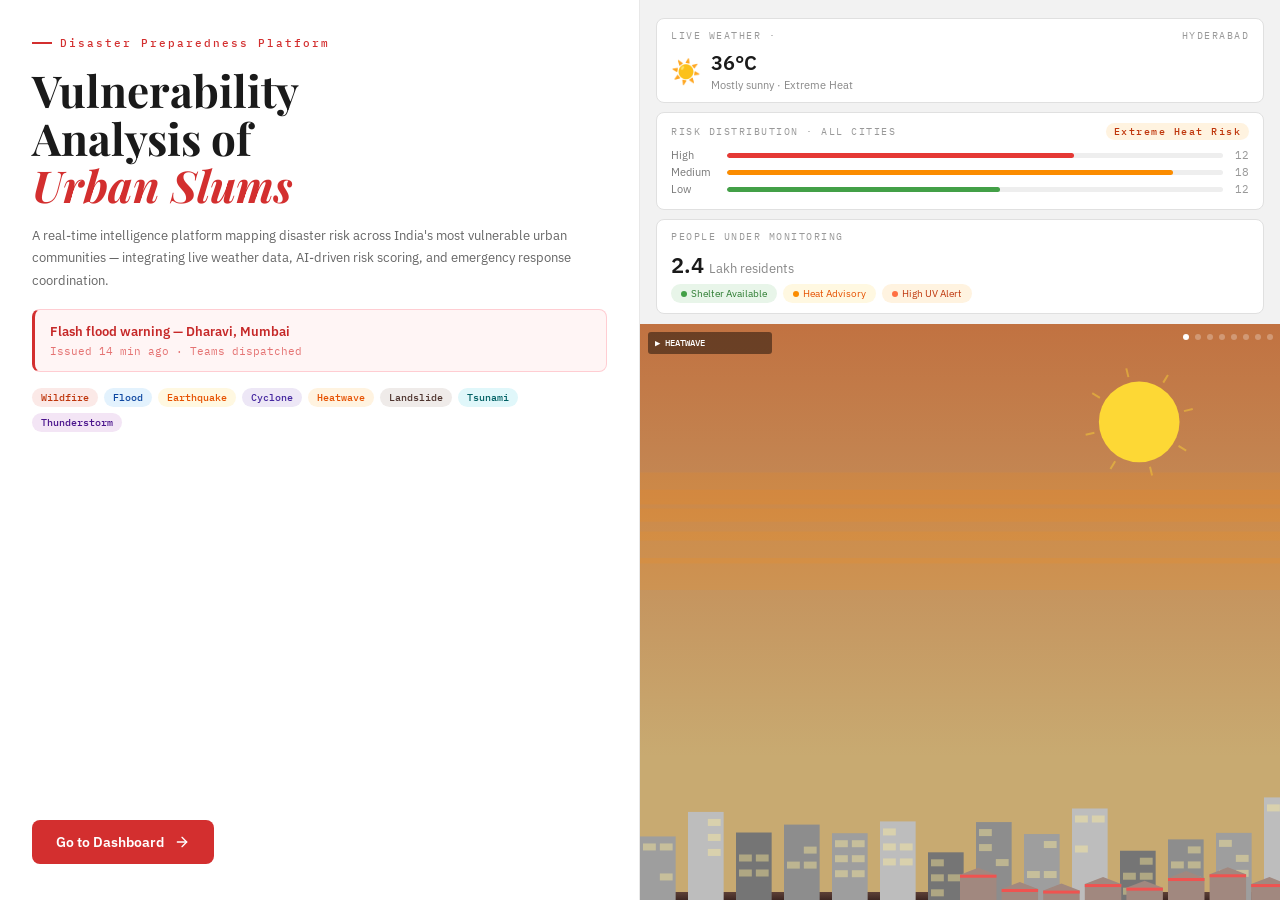
<file: splash.html>
<!DOCTYPE html>
<html lang="en">
<head>
<meta charset="UTF-8">
<meta name="viewport" content="width=device-width, initial-scale=1.0">
<title>Vulnerability Analysis of Urban Slums</title>
<link href="https://fonts.googleapis.com/css2?family=Playfair+Display:ital,wght@0,700;1,700&family=IBM+Plex+Sans:wght@400;600&family=IBM+Plex+Mono:wght@400;500&display=swap" rel="stylesheet">
<style>
*{margin:0;padding:0;box-sizing:border-box;}

/* ── KEY FIX: lock html/body to exact viewport, no scroll ── */
html{width:100%;height:100%;overflow:hidden;}
body{width:100vw;height:100vh;overflow:hidden;background:#f0f0f0;font-family:'IBM Plex Sans',sans-serif;}

/* ── Root grid fills full viewport ── */
.root{
  display:grid;
  grid-template-columns:1fr 1fr;
  width:100vw;
  height:100vh;        /* ← was missing or broken */
  overflow:hidden;
}

/* ── LEFT panel: flex column, scrollable if needed ── */
.left{
  padding:36px 32px;
  display:flex;
  flex-direction:column;
  gap:16px;
  border-right:1px solid #e8e8e8;
  background:#fff;
  overflow-y:auto;
  height:100vh;        /* ← pin to viewport height */
}

.platform-label{display:flex;align-items:center;gap:8px;font-family:'IBM Plex Mono',monospace;font-size:11px;letter-spacing:2px;color:#D32F2F;font-weight:500;}
.platform-label::before{content:'';display:inline-block;width:20px;height:1.5px;background:#D32F2F;}
.main-title{font-family:'Playfair Display',serif;font-size:clamp(28px,3.5vw,44px);line-height:1.08;color:#1a1a1a;font-weight:700;}
.main-title em{color:#D32F2F;font-style:italic;}
.desc{font-size:13px;color:#666;line-height:1.75;}
.alert-card{background:#FFF5F5;border:0.5px solid #FFCDD2;border-left:3px solid #D32F2F;border-radius:8px;padding:13px 15px;cursor:pointer;transition:background 0.25s;}
.alert-card:hover{background:#FFEBEE;}
.alert-title{font-size:13px;font-weight:600;color:#C62828;margin-bottom:4px;}
.alert-meta{font-family:'IBM Plex Mono',monospace;font-size:11px;color:#E57373;}
.disaster-tags{display:flex;flex-wrap:wrap;gap:6px;}
.dtag{font-family:'IBM Plex Mono',monospace;font-size:10px;padding:3px 9px;border-radius:20px;font-weight:500;}
.dashboard-btn{margin-top:auto;display:inline-flex;align-items:center;gap:10px;background:#D32F2F;color:#fff;border:none;border-radius:8px;padding:13px 24px;font-family:'IBM Plex Sans',sans-serif;font-size:14px;font-weight:600;cursor:pointer;transition:background 0.2s,transform 0.15s;text-decoration:none;align-self:flex-start;}
.dashboard-btn:hover{background:#B71C1C;transform:translateY(-1px);}
.dashboard-btn svg{width:16px;height:16px;stroke:#fff;fill:none;stroke-width:2;stroke-linecap:round;stroke-linejoin:round;}

/* ── RIGHT panel: flex column, exact viewport height ── */
.right{
  display:flex;
  flex-direction:column;
  background:#f2f2f2;
  position:relative;
  height:100vh;        /* ← pin to viewport height */
  overflow:hidden;
}

.cards-section{
  padding:18px 16px 10px;
  display:flex;
  flex-direction:column;
  gap:9px;
  flex-shrink:0;       /* ← don't shrink cards, give rest to canvas */
}

.mini-card{background:#fff;border:0.5px solid #e0e0e0;border-radius:8px;padding:10px 14px;}
.mini-card-label{font-family:'IBM Plex Mono',monospace;font-size:10px;letter-spacing:1.5px;color:#999;margin-bottom:7px;display:flex;justify-content:space-between;align-items:center;}
.weather-row{display:flex;align-items:center;gap:10px;}
.weather-temp{font-size:20px;font-weight:600;color:#1a1a1a;}
.weather-sub{font-size:11px;color:#888;margin-top:2px;}
.risk-row{display:flex;align-items:center;gap:8px;margin:3px 0;}
.risk-label{font-size:11px;color:#777;width:48px;}
.risk-bar-bg{flex:1;height:5px;background:#eee;border-radius:3px;overflow:hidden;}
.risk-fill{height:100%;border-radius:3px;}
.risk-count{font-family:'IBM Plex Mono',monospace;font-size:11px;color:#999;width:18px;text-align:right;}
.risk-badge{font-size:10px;padding:2px 8px;border-radius:20px;font-weight:500;}
.people-big{font-size:22px;font-weight:600;color:#1a1a1a;}
.status-pills{display:flex;gap:6px;flex-wrap:wrap;margin-top:5px;}
.status-pill{font-size:10px;padding:3px 10px;border-radius:20px;display:flex;align-items:center;gap:4px;}
.dot{width:6px;height:6px;border-radius:50%;flex-shrink:0;}

/* ── KEY FIX: scene-wrap takes all remaining height ── */
.scene-wrap{
  flex:1;              /* ← grow to fill leftover height */
  position:relative;
  min-height:0;        /* ← allow flex child to shrink below content size */
  overflow:hidden;
}

/* ── KEY FIX: canvas fills its container 100% ── */
#dc{
  display:block;
  width:100%;
  height:100%;
  position:absolute; /* ← absolute inside relative parent */
  top:0;left:0;
}
</style>
</head>
<body>
<div class="root">

  <!-- LEFT -->
  <div class="left">
    <div class="platform-label">Disaster Preparedness Platform</div>
    <div class="main-title">Vulnerability<br>Analysis of<br><em>Urban Slums</em></div>
    <div class="desc">A real-time intelligence platform mapping disaster risk across India's most vulnerable urban communities — integrating live weather data, AI-driven risk scoring, and emergency response coordination.</div>

    <div class="alert-card" id="alertCard">
      <div class="alert-title" id="alertTitle">Flash flood warning — Dharavi, Mumbai</div>
      <div class="alert-meta" id="alertMeta">Issued 14 min ago · Teams dispatched</div>
    </div>

    <div class="disaster-tags" id="dtags"></div>

    <a href="index.html" class="dashboard-btn">
      Go to Dashboard
      <svg viewBox="0 0 24 24"><line x1="5" y1="12" x2="19" y2="12"/><polyline points="12 5 19 12 12 19"/></svg>
    </a>
  </div>

  <!-- RIGHT -->
  <div class="right">
    <div class="cards-section">
      <div class="mini-card">
        <div class="mini-card-label">LIVE WEATHER · <span id="locLabel">HYDERABAD</span></div>
        <div class="weather-row">
          <span style="font-size:24px;" id="weatherIcon">☀️</span>
          <div>
            <div class="weather-temp" id="tempDisplay">36°C</div>
            <div class="weather-sub" id="condDisplay">Mostly sunny · Extreme Heat</div>
          </div>
        </div>
      </div>

      <div class="mini-card">
        <div class="mini-card-label">
          <span>RISK DISTRIBUTION · ALL CITIES</span>
          <span class="risk-badge" id="riskBadge" style="background:#FFF3E0;color:#BF360C;">Extreme Heat Risk</span>
        </div>
        <div style="margin-top:8px;">
          <div class="risk-row"><span class="risk-label">High</span><div class="risk-bar-bg"><div class="risk-fill" style="width:70%;background:#E53935;"></div></div><span class="risk-count">12</span></div>
          <div class="risk-row"><span class="risk-label">Medium</span><div class="risk-bar-bg"><div class="risk-fill" style="width:90%;background:#FB8C00;"></div></div><span class="risk-count">18</span></div>
          <div class="risk-row"><span class="risk-label">Low</span><div class="risk-bar-bg"><div class="risk-fill" style="width:55%;background:#43A047;"></div></div><span class="risk-count">12</span></div>
        </div>
      </div>

      <div class="mini-card">
        <div class="mini-card-label">PEOPLE UNDER MONITORING</div>
        <div class="people-big">2.4 <span style="font-size:13px;font-weight:400;color:#888;">Lakh residents</span></div>
        <div class="status-pills" id="statusPills">
          <div class="status-pill" style="background:#E8F5E9;color:#2E7D32;"><span class="dot" style="background:#43A047;"></span>Shelter Available</div>
          <div class="status-pill" style="background:#FFF8E1;color:#E65100;"><span class="dot" style="background:#FB8C00;"></span>Heat Advisory</div>
          <div class="status-pill" style="background:#FFF3E0;color:#BF360C;"><span class="dot" style="background:#FF7043;"></span>High UV Alert</div>
        </div>
      </div>
    </div>

    <!-- CANVAS fills remaining space -->
    <div class="scene-wrap">
      <canvas id="dc"></canvas>
    </div>
  </div>
</div>

<script>
// ── Live weather ─────────────────────────────────────────────────
(async()=>{
  try{
    const r=await fetch('https://api.open-meteo.com/v1/forecast?latitude=17.4&longitude=78.49&current_weather=true&timezone=Asia%2FKolkata');
    const d=await r.json();
    const tC=Math.round(d.current_weather.temperature);
    const wc=d.current_weather.weathercode;
    let cond='Mostly sunny',icon='☀️';
    if(wc<=1){cond='Clear sky';icon=tC>=40?'🔆':'☀️';}
    else if(wc<=3){cond='Partly cloudy';icon='⛅';}
    else if(wc<=48){cond='Foggy';icon='🌫️';}
    else if(wc<=67){cond='Rainy';icon='🌧️';}
    else if(wc<=77){cond='Snowy';icon='❄️';}
    else if(wc<=82){cond='Rain showers';icon='🌦️';}
    else if(wc<=99){cond='Thunderstorm';icon='⛈️';}
    const heat=tC>=40?'Extreme Heat':tC>=35?'Hot & Humid':'Warm';
    document.getElementById('tempDisplay').textContent=tC+'°C';
    document.getElementById('condDisplay').textContent=cond+' · '+heat;
    document.getElementById('weatherIcon').textContent=icon;
    if(tC>=38){
      document.getElementById('riskBadge').textContent='Extreme Heat Risk';
      document.getElementById('riskBadge').style.cssText='font-size:10px;padding:2px 8px;border-radius:20px;font-weight:500;background:#FFF3E0;color:#BF360C;';
    }else if(wc>=51){
      document.getElementById('riskBadge').textContent='High Flood Risk';
      document.getElementById('riskBadge').style.cssText='font-size:10px;padding:2px 8px;border-radius:20px;font-weight:500;background:#FFEBEE;color:#C62828;';
    }
  }catch(e){console.warn('Weather fetch failed');}
})();

// ── Rotating alerts ──────────────────────────────────────────────
const ALERTS=[
  {title:'Flash flood warning — Dharavi, Mumbai',meta:'Issued 14 min ago · Teams dispatched'},
  {title:'Extreme heat advisory — Govindpuri, Delhi',meta:'Issued 3 min ago · Cooling centers open'},
  {title:'Landslide risk — Kurla hillside settlements',meta:'Issued 28 min ago · Evacuation advised'},
  {title:'High wind alert — Dharavi coastal belt',meta:'Issued 1 hr ago · Shelters activated'},
  {title:'Heat emergency — Hyderabad slum zones',meta:'Temp: 36°C · Health teams mobilised'},
  {title:'Fire hazard alert — Shivaji Nagar, Pune',meta:'Issued 42 min ago · Fire brigade en route'},
  {title:'Cyclone warning — Chennai coastal slums',meta:'Issued 20 min ago · Evacuation in progress'},
  {title:'Earthquake tremors — Ahmedabad informal zones',meta:'Issued 5 min ago · Structural assessment started'},
];
let aIdx=0;
setInterval(()=>{
  aIdx=(aIdx+1)%ALERTS.length;
  const card=document.getElementById('alertCard');
  card.style.opacity='0';card.style.transition='opacity 0.4s';
  setTimeout(()=>{
    document.getElementById('alertTitle').textContent=ALERTS[aIdx].title;
    document.getElementById('alertMeta').textContent=ALERTS[aIdx].meta;
    card.style.opacity='1';
  },400);
},4000);

// ── Disaster tags ────────────────────────────────────────────────
[
  {label:'Wildfire',bg:'#FBE9E7',color:'#BF360C'},
  {label:'Flood',bg:'#E3F2FD',color:'#0D47A1'},
  {label:'Earthquake',bg:'#FFF8E1',color:'#E65100'},
  {label:'Cyclone',bg:'#EDE7F6',color:'#4527A0'},
  {label:'Heatwave',bg:'#FFF3E0',color:'#E65100'},
  {label:'Landslide',bg:'#EFEBE9',color:'#4E342E'},
  {label:'Tsunami',bg:'#E0F7FA',color:'#006064'},
  {label:'Thunderstorm',bg:'#F3E5F5',color:'#4A148C'},
].forEach(t=>{
  const el=document.createElement('span');
  el.className='dtag';
  el.textContent=t.label;
  el.style.background=t.bg;
  el.style.color=t.color;
  document.getElementById('dtags').appendChild(el);
});

// ── Canvas animation ─────────────────────────────────────────────
const canvas=document.getElementById('dc');
const ctx=canvas.getContext('2d');
let W=0,H=0,tick=0;

function resize(){
  const wrap=canvas.parentElement;
  // Use getBoundingClientRect for accurate dimensions after layout
  const rect=wrap.getBoundingClientRect();
  W=canvas.width=Math.floor(rect.width);
  H=canvas.height=Math.floor(rect.height);
  initBuildings();
}

// ResizeObserver watches the container and resyncs canvas size
const ro=new ResizeObserver(()=>{ resize(); });
ro.observe(canvas.parentElement);

// Also fire on load and after a short delay (handles font/layout settle)
window.addEventListener('load', ()=>{ setTimeout(resize, 80); });
setTimeout(resize, 100);

// Particles
const particles=[];
function addP(x,y,vx,vy,life,r,type){particles.push({x,y,vx,vy,life,maxLife:life,r,type});}

// Buildings
const buildings=[];
function initBuildings(){
  if(!W||!H)return;
  buildings.length=0;
  const cols=['#9E9E9E','#BDBDBD','#757575','#8D8D8D'];
  for(let i=0;i<14;i++)
    buildings.push({x:(i/14)*W*1.05,w:W/14*0.78,h:38+Math.random()*72,color:cols[i%4],isSlum:false});
  for(let i=0;i<8;i++)
    buildings.push({x:W*0.5+i*(W*0.065),w:W*0.057,h:16+Math.random()*18,color:'#A1887F',isSlum:true});
}

function lerpC(c1,c2,t){
  const p=s=>parseInt(s,16);
  const[r1,g1,b1]=[p(c1.slice(1,3)),p(c1.slice(3,5)),p(c1.slice(5,7))];
  const[r2,g2,b2]=[p(c2.slice(1,3)),p(c2.slice(3,5)),p(c2.slice(5,7))];
  return`rgb(${Math.round(r1+(r2-r1)*t)},${Math.round(g1+(g2-g1)*t)},${Math.round(b1+(b2-b1)*t)})`;
}

const SKIES=[
  ['#FF8C42','#FFD580'],
  ['#1e2d3d','#3a3a4a'],
  ['#1a0800','#2e0e00'],
  ['#011529','#01203d'],
  ['#160e08','#241408'],
  ['#0d0d22','#141428'],
  ['#010c18','#011828'],
  ['#111006','#1c1a08'],
];

function drawSky(phase,mix){
  const i=phase%8,j=(i+1)%8;
  const g=ctx.createLinearGradient(0,0,0,H*0.75);
  g.addColorStop(0,lerpC(SKIES[i][0],SKIES[j][0],mix));
  g.addColorStop(1,lerpC(SKIES[i][1],SKIES[j][1],mix));
  ctx.fillStyle=g;ctx.fillRect(0,0,W,H);
}

function drawStars(a){
  ctx.save();ctx.globalAlpha=a*0.75;ctx.fillStyle='#fff';
  for(let s=0;s<70;s++){
    const sx=(s*137.5)%W,sy=(s*91.3)%(H*0.62);
    const r=0.5+Math.sin(tick*0.04+s)*0.45;
    ctx.beginPath();ctx.arc(sx,sy,r,0,Math.PI*2);ctx.fill();
  }
  ctx.restore();
}

function drawSun(a){
  ctx.save();ctx.globalAlpha=a;
  ctx.beginPath();ctx.arc(W*0.78,H*0.17,Math.min(W,H)*0.07,0,Math.PI*2);
  ctx.fillStyle='#FDD835';ctx.fill();
  for(let i=0;i<8;i++){
    const ang=i*Math.PI/4+tick*0.009;
    const rad=Math.min(W,H)*0.08;
    ctx.strokeStyle='rgba(253,216,53,0.45)';ctx.lineWidth=2;
    ctx.beginPath();
    ctx.moveTo(W*0.78+Math.cos(ang)*rad,H*0.17+Math.sin(ang)*rad);
    ctx.lineTo(W*0.78+Math.cos(ang)*(rad+9),H*0.17+Math.sin(ang)*(rad+9));
    ctx.stroke();
  }
  ctx.restore();
}

function drawHeat(a){
  ctx.save();ctx.globalAlpha=a*0.13;
  for(let i=0;i<5;i++){
    const y=H*0.28+i*22+Math.sin(tick*0.04+i)*5;
    ctx.strokeStyle='#FF8C00';ctx.lineWidth=32;
    ctx.beginPath();ctx.moveTo(0,y);ctx.lineTo(W,y);ctx.stroke();
  }
  ctx.restore();
}

const rain=[];
function ensureRain(){while(rain.length<130)rain.push({x:Math.random()*W,y:Math.random()*H,s:5+Math.random()*5,l:10+Math.random()*12});}
function drawRain(a){
  ensureRain();ctx.save();ctx.globalAlpha=a*0.7;
  ctx.strokeStyle='#90CAF9';ctx.lineWidth=1;
  rain.forEach(d=>{
    ctx.beginPath();ctx.moveTo(d.x,d.y);ctx.lineTo(d.x-1.5,d.y+d.l);ctx.stroke();
    d.y+=d.s;d.x-=0.8;
    if(d.y>H){d.y=-15;d.x=Math.random()*W;}
  });
  ctx.restore();
}

let lTimer=0,lActive=false,lx=0;
function drawLightning(a){
  lTimer++;
  if(lTimer>65){lActive=true;lTimer=0;lx=W*0.1+Math.random()*W*0.8;}
  if(lActive){
    ctx.save();ctx.globalAlpha=a*(Math.random()>0.3?0.95:0.2);
    ctx.strokeStyle='#fff';ctx.lineWidth=1.5;
    ctx.beginPath();
    let cx=lx,cy=0;
    while(cy<H*0.7){cx+=(-12+Math.random()*24);cy+=14+Math.random()*16;ctx.moveTo(cx,cy-14);ctx.lineTo(cx,cy);}
    ctx.stroke();ctx.restore();
    if(Math.random()>0.87)lActive=false;
  }
}

function drawFlood(lvl){
  if(lvl<=0)return;
  const fy=H-lvl;
  const g=ctx.createLinearGradient(0,fy,0,H);
  g.addColorStop(0,'rgba(30,100,220,0.55)');g.addColorStop(1,'rgba(10,60,160,0.85)');
  ctx.fillStyle=g;
  ctx.beginPath();ctx.moveTo(0,H);
  for(let x=0;x<=W;x+=8)ctx.lineTo(x,fy+Math.sin((x*0.05)+tick*0.07)*4);
  ctx.lineTo(W,H);ctx.closePath();ctx.fill();
  ctx.strokeStyle='rgba(150,200,255,0.4)';ctx.lineWidth=1.5;
  ctx.beginPath();
  for(let x=0;x<=W;x+=8)ctx.lineTo(x,fy+Math.sin((x*0.05)+tick*0.07)*4);
  ctx.stroke();
}

function drawFire(a,pos){
  pos.forEach(px=>{
    [
      [Math.max(20,W*0.06), Math.max(45,H*0.22), 'rgba(255,80,0,','rgba(255,200,0,','rgba(255,255,200,'],
      [Math.max(14,W*0.04), Math.max(58,H*0.28), 'rgba(200,40,0,','rgba(255,100,0,','rgba(255,200,50,'],
      [Math.max(9, W*0.025),Math.max(38,H*0.18), 'rgba(255,180,0,','rgba(255,240,100,','rgba(255,255,200,'],
    ].forEach(([fw,fh,c0,c1,c2],fi)=>{
      const g=ctx.createRadialGradient(px,H-4,2,px,H-fh,fh);
      g.addColorStop(0,c2+(a*0.9)+')');
      g.addColorStop(0.5,c1+(a*0.7)+')');
      g.addColorStop(1,c0+'0)');
      ctx.save();ctx.fillStyle=g;
      const wb=Math.sin(tick*0.14+px+fi)*5;
      ctx.beginPath();ctx.ellipse(px+wb,H-fh*0.5,fw/2,fh/2,0,0,Math.PI*2);ctx.fill();ctx.restore();
      if(Math.random()<0.035)addP(px+wb,H-fh,(-1+Math.random()*2)*0.4,-1.4-Math.random(),72,7+Math.random()*9,'smoke');
    });
  });
}

let tX=0;
function drawTornado(a){
  if(!tX)tX=W*0.15;
  tX+=0.35;if(tX>W*0.55)tX=W*0.1;
  const tw=Math.max(32,W*0.08),th=Math.max(90,H*0.42);
  ctx.save();ctx.globalAlpha=a;
  const g=ctx.createLinearGradient(0,H-th,0,H);
  g.addColorStop(0,'rgba(160,210,230,0.1)');g.addColorStop(1,'rgba(160,210,230,0.5)');
  ctx.fillStyle=g;
  ctx.beginPath();
  ctx.moveTo(tX-tw,H-th);ctx.quadraticCurveTo(tX+tw*0.5,H-th*0.5,tX-6,H-18);
  ctx.lineTo(tX+6,H-18);ctx.quadraticCurveTo(tX+tw*1.5,H-th*0.5,tX+tw,H-th);
  ctx.closePath();ctx.fill();
  for(let i=0;i<6;i++){
    const da=(tick*0.09+i*1.05)%(Math.PI*2);
    const rad=tw*(0.2+i*0.16),dy=(i/6)*th;
    ctx.fillStyle='rgba(100,80,60,0.65)';
    ctx.fillRect(tX+Math.cos(da)*rad-3,H-th+dy-2,6,3);
  }
  ctx.restore();
  if(Math.random()<0.025)addP(tX-tw+Math.random()*tw*2,H-th,(-2+Math.random()*4),-0.4,55,4,'debris');
}

function drawCracks(a){
  ctx.save();ctx.globalAlpha=a;
  [0.15,0.32,0.5,0.67,0.83].forEach(frac=>{
    const cx=W*frac;
    ctx.strokeStyle='rgba(200,168,75,0.8)';ctx.lineWidth=1.5;
    ctx.beginPath();ctx.moveTo(cx,H);
    let cy=H,cc=cx;
    while(cy>H*0.65){cc+=(-7+Math.random()*14);cy-=8+Math.random()*8;ctx.lineTo(cc,cy);}
    ctx.stroke();
  });
  ctx.restore();
}

let tsX=-200;
function drawTsunami(a){
  tsX+=2.0;if(tsX>W*1.7)tsX=-W*0.4;
  const wh=Math.max(70,H*0.38);
  ctx.save();ctx.globalAlpha=a;
  ctx.fillStyle='rgba(0,150,200,0.52)';
  ctx.beginPath();
  ctx.moveTo(tsX,H);ctx.lineTo(tsX,H-wh);
  ctx.quadraticCurveTo(tsX+W*0.13,H-wh*1.55,tsX+W*0.27,H-wh*0.32);
  ctx.lineTo(tsX+W*0.27,H);ctx.closePath();ctx.fill();
  ctx.restore();
}

function drawLandslide(a){
  ctx.save();ctx.globalAlpha=a;
  const mx=W*0.78,my=H*0.28;
  const g=ctx.createLinearGradient(mx,my,mx+W*0.22,H);
  g.addColorStop(0,'rgba(139,90,43,0.72)');g.addColorStop(1,'rgba(100,60,20,0.38)');
  ctx.fillStyle=g;
  ctx.beginPath();ctx.moveTo(mx,my);
  ctx.lineTo(mx+W*0.18+Math.sin(tick*0.04)*5,H);ctx.lineTo(mx-W*0.02,H);ctx.closePath();ctx.fill();
  for(let i=0;i<6;i++){
    const rx=mx+i*(W*0.03)+Math.sin(tick*0.03+i)*3;
    const ry=my+i*((H-my)/6)+Math.cos(tick*0.04+i)*3;
    ctx.fillStyle='rgba(100,70,40,0.8)';
    ctx.beginPath();ctx.ellipse(rx,ry,7,5,0.5,0,Math.PI*2);ctx.fill();
  }
  ctx.restore();
}

function drawGround(flood){
  const gy=H-(flood||0);
  const g=ctx.createLinearGradient(0,gy-8,0,H);
  g.addColorStop(0,'#5D4037');g.addColorStop(1,'#3E2723');
  ctx.fillStyle=g;ctx.fillRect(0,gy-8,W,H);
}

function drawBuildings(flood){
  buildings.forEach(b=>{
    const fl=flood||0;
    const by=H-b.h-fl;
    ctx.fillStyle=b.color;
    if(b.isSlum){
      ctx.beginPath();
      ctx.moveTo(b.x,H-fl);ctx.lineTo(b.x,by+7);
      ctx.lineTo(b.x+b.w/2,by);ctx.lineTo(b.x+b.w,by+7);
      ctx.lineTo(b.x+b.w,H-fl);ctx.closePath();ctx.fill();
      ctx.fillStyle='#EF5350';ctx.fillRect(b.x,by+7,b.w,3);
    }else{
      ctx.fillRect(b.x,by,b.w,b.h+fl);
      ctx.fillStyle='rgba(255,235,150,0.42)';
      for(let r=0;r<3;r++)for(let c=0;c<2;c++)
        if(Math.random()>0.4)ctx.fillRect(b.x+3+c*(b.w/2-1),by+7+r*15,b.w/2-5,7);
    }
  });
}

function drawParticles(){
  for(let i=particles.length-1;i>=0;i--){
    const p=particles[i],prog=1-p.life/p.maxLife;
    ctx.save();
    if(p.type==='smoke'){
      ctx.globalAlpha=(1-prog)*0.38;ctx.fillStyle='rgba(90,90,90,0.5)';
      ctx.beginPath();ctx.arc(p.x,p.y,p.r*(1+prog*2),0,Math.PI*2);ctx.fill();
    }else{
      ctx.globalAlpha=(1-prog)*0.55;ctx.fillStyle='rgba(150,120,80,0.7)';
      ctx.fillRect(p.x,p.y,6,3);
    }
    ctx.restore();
    p.x+=p.vx;p.y+=p.vy;p.life--;
    if(p.life<=0)particles.splice(i,1);
  }
}

function drawHUD(name){
  ctx.save();
  ctx.fillStyle='rgba(0,0,0,0.45)';
  ctx.beginPath();
  roundRect(ctx,8,8,124,22,3);
  ctx.fill();
  ctx.fillStyle='#fff';ctx.font='500 9px "IBM Plex Mono",monospace';
  ctx.textAlign='left';ctx.textBaseline='middle';
  ctx.fillText('▶ '+name.toUpperCase(),15,19);
  PHASES.forEach((_,i)=>{
    ctx.beginPath();
    ctx.arc(W-10-(PHASES.length-1-i)*12,13,3,0,Math.PI*2);
    ctx.fillStyle=i===phase?'#fff':'rgba(255,255,255,0.27)';
    ctx.fill();
  });
  ctx.restore();
}

function roundRect(c,x,y,w,h,r){
  c.beginPath();c.moveTo(x+r,y);c.lineTo(x+w-r,y);c.quadraticCurveTo(x+w,y,x+w,y+r);
  c.lineTo(x+w,y+h-r);c.quadraticCurveTo(x+w,y+h,x+w-r,y+h);
  c.lineTo(x+r,y+h);c.quadraticCurveTo(x,y+h,x,y+h-r);
  c.lineTo(x,y+r);c.quadraticCurveTo(x,y,x+r,y);c.closePath();
}

const PHASES=['Heatwave','Thunderstorm','Wildfire','Flood','Earthquake','Cyclone','Tsunami','Landslide'];
const PD=220;
let phase=0,phT=0;

function draw(){
  if(!W||!H){requestAnimationFrame(draw);return;}
  tick++;phT++;
  if(phT>PD){phT=0;phase=(phase+1)%PHASES.length;}
  const a=Math.min(phT/55,1);
  const mix=phT/PD;

  drawSky(phase,mix);
  if(phase>=1)drawStars(a*0.7);

  if(phase===0){drawSun(a);drawHeat(a);}
  if(phase===1){drawRain(a);drawLightning(a);}
  if(phase===2)drawRain(0.07);
  if(phase===3){drawRain(a*0.45);drawLightning(a*0.25);}
  if(phase===7)drawLandslide(a);

  const flood=phase===3?Math.min(phT*0.28,Math.min(58,H*0.28))*a:0;
  drawGround(flood);
  if(phase===6)drawTsunami(a);
  drawBuildings(flood);
  if(phase===3)drawFlood(flood);

  const fp=[W*0.08,W*0.22,W*0.36,W*0.58,W*0.72];
  if(phase===2)drawFire(a,fp);
  if(phase===4){
    const sh=Math.sin(tick*0.5)*a*3.5;
    ctx.save();ctx.translate(sh,sh*0.4);drawCracks(a);ctx.restore();
  }
  if(phase===5)drawTornado(a);

  drawParticles();
  if(phase===3&&Math.random()<0.08)
    addP(Math.random()*W,H-flood,(-2+Math.random()*4),-2.2-Math.random()*2.2,22,3,'spray');

  drawHUD(PHASES[phase]);
  requestAnimationFrame(draw);
}

initBuildings();
requestAnimationFrame(draw);
 src="live_alerts.js"</script>
</script>
</body>
</html>
</file>
